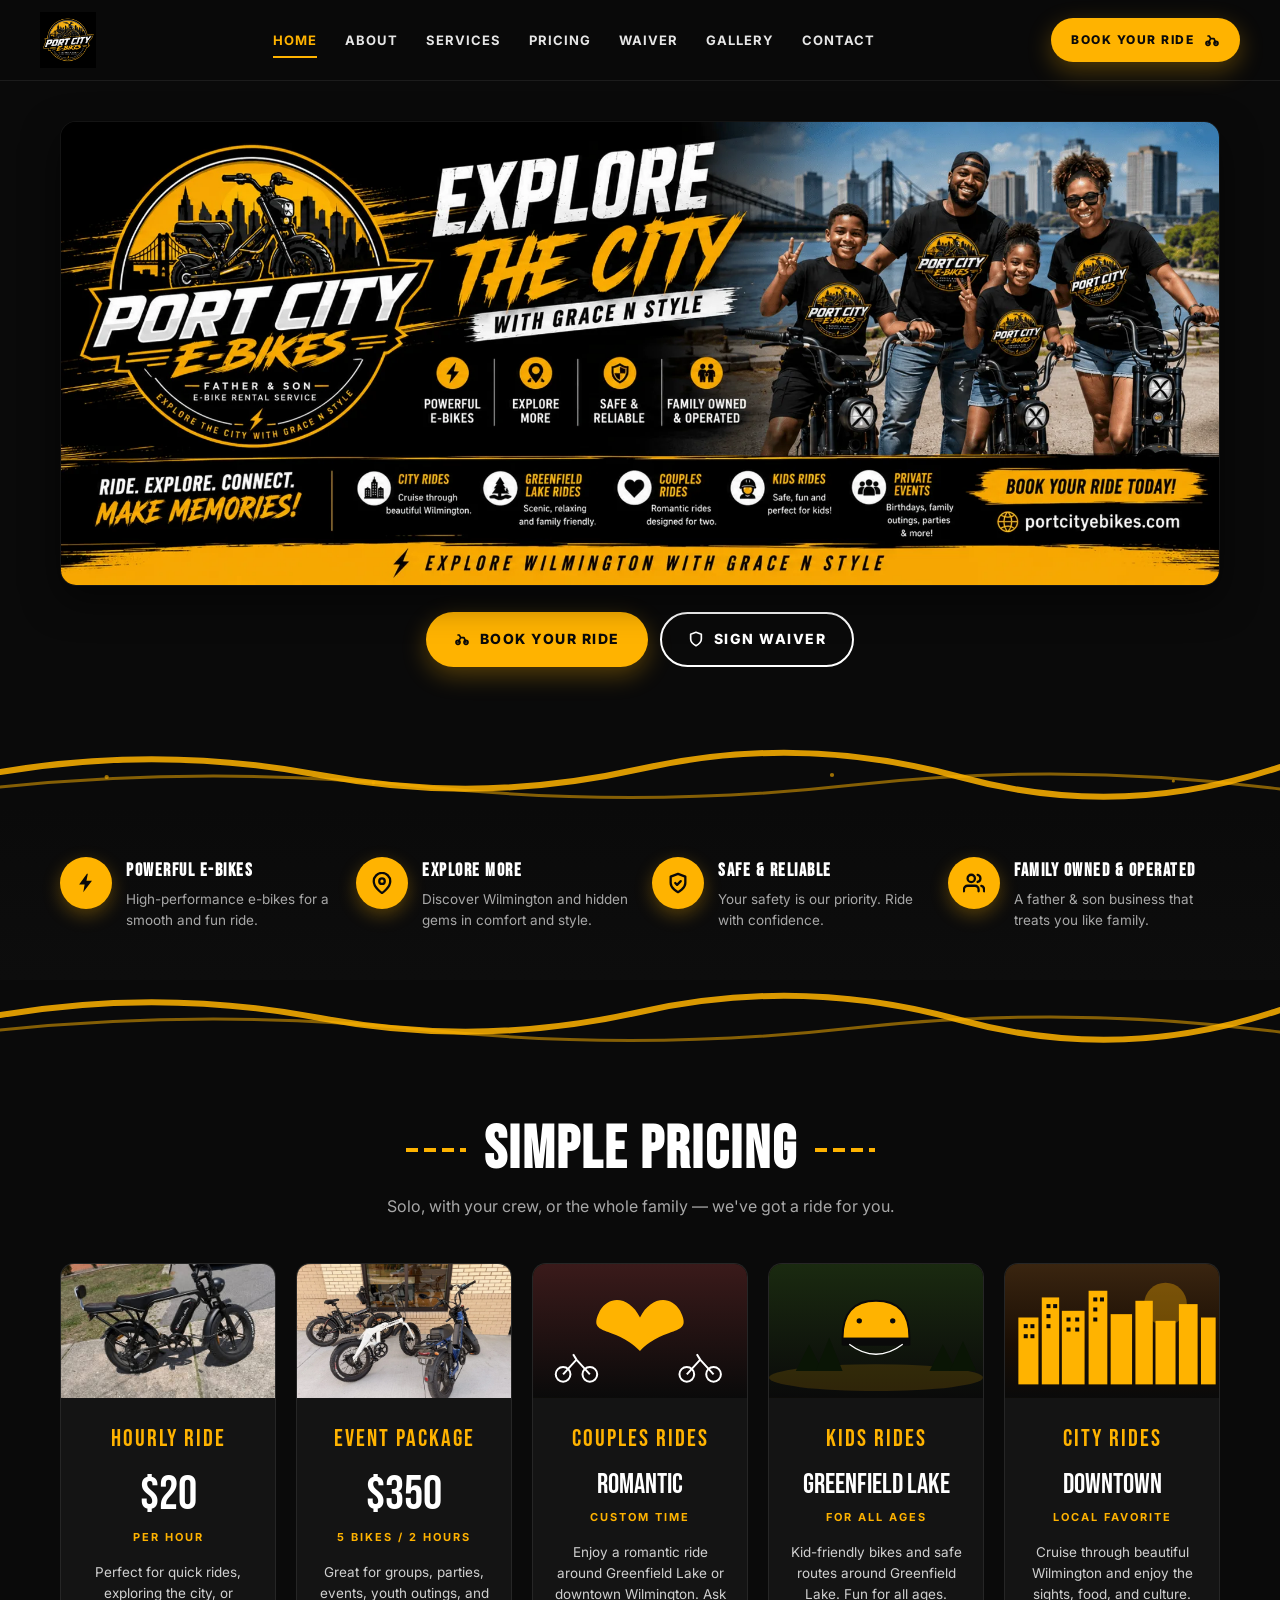
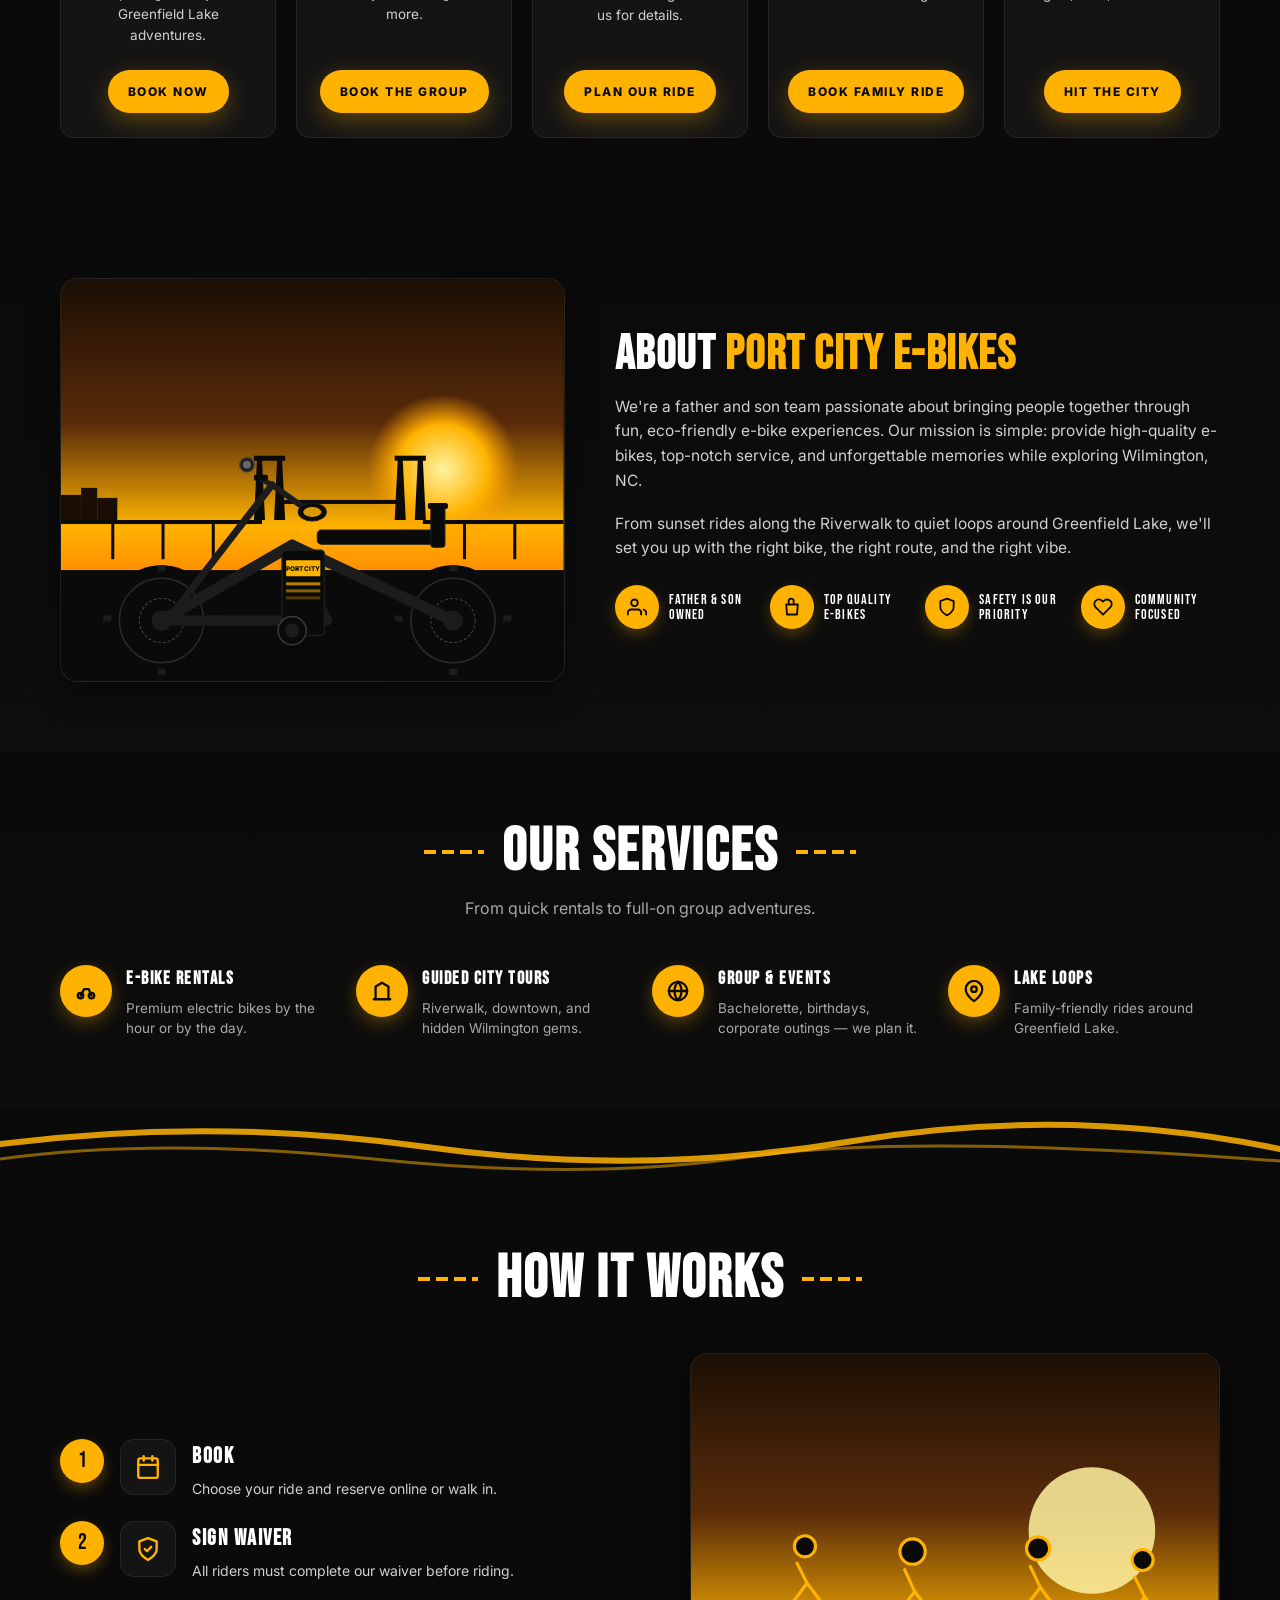
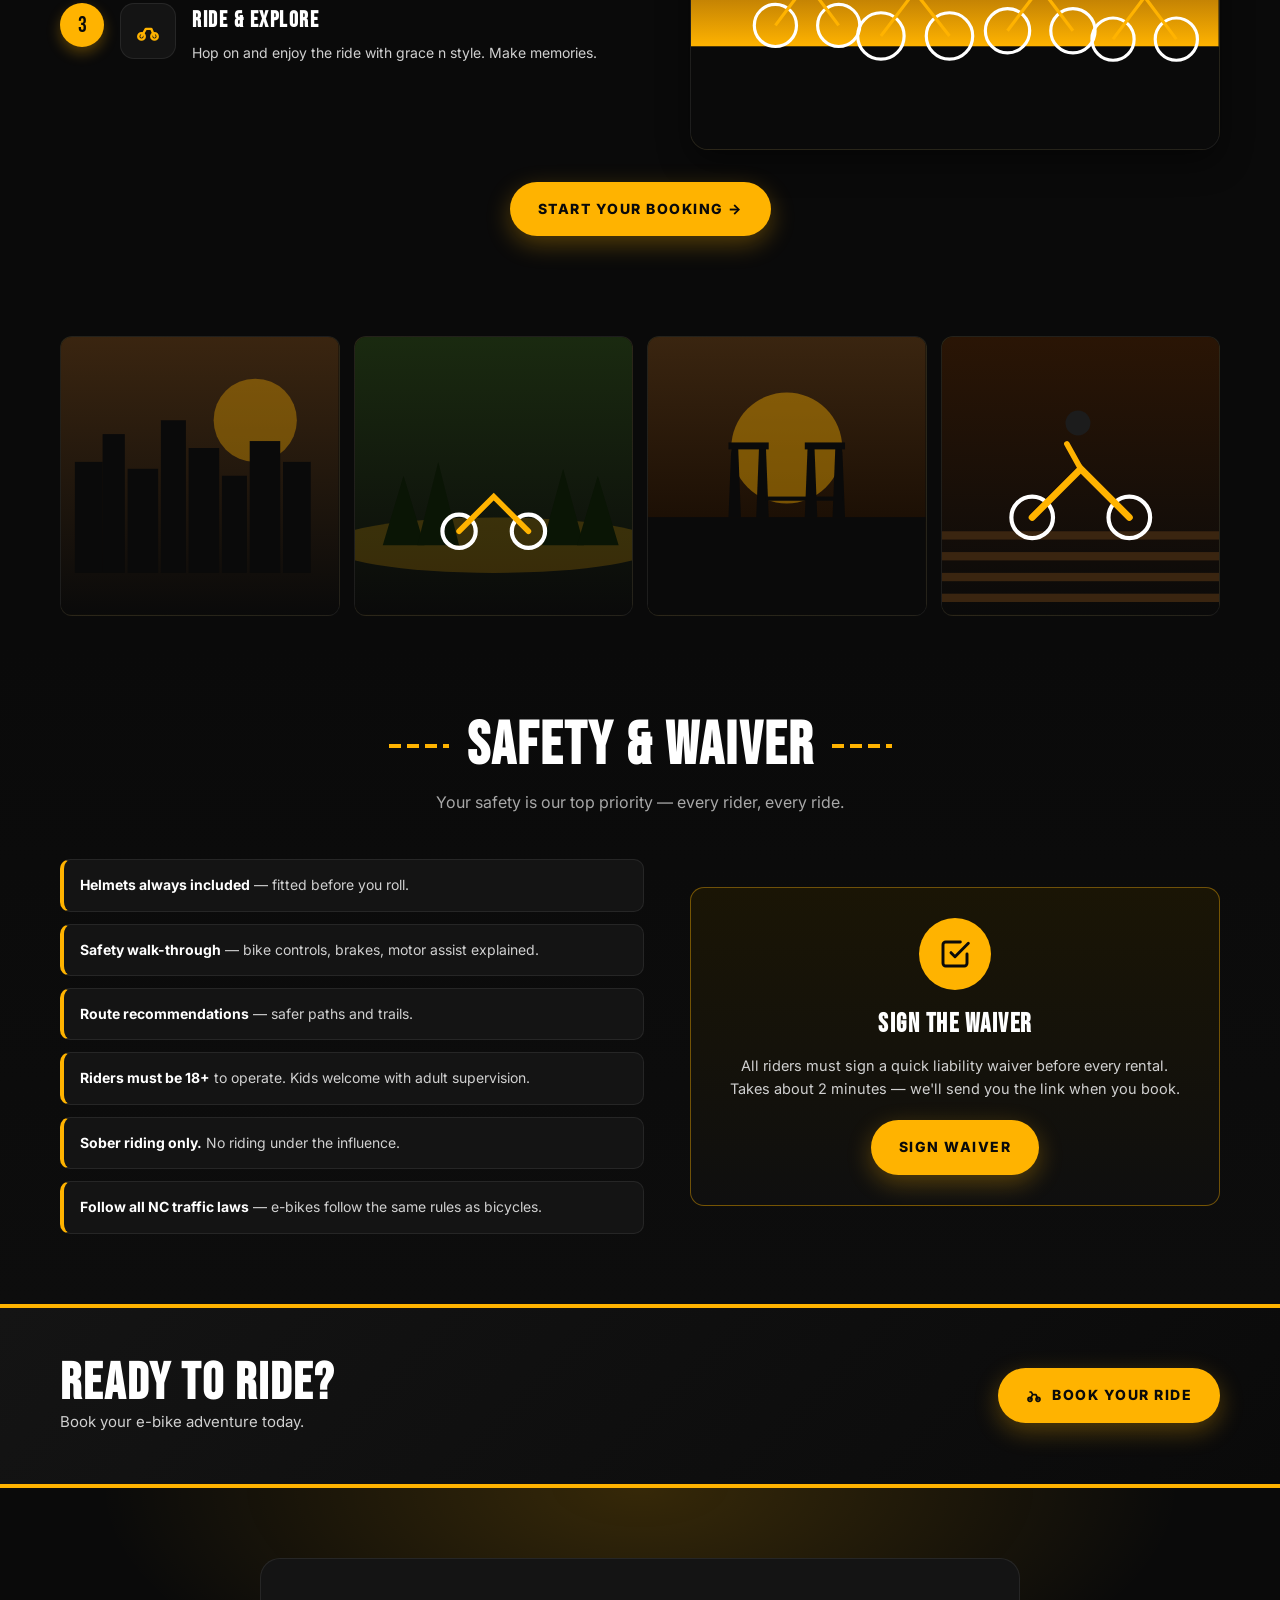
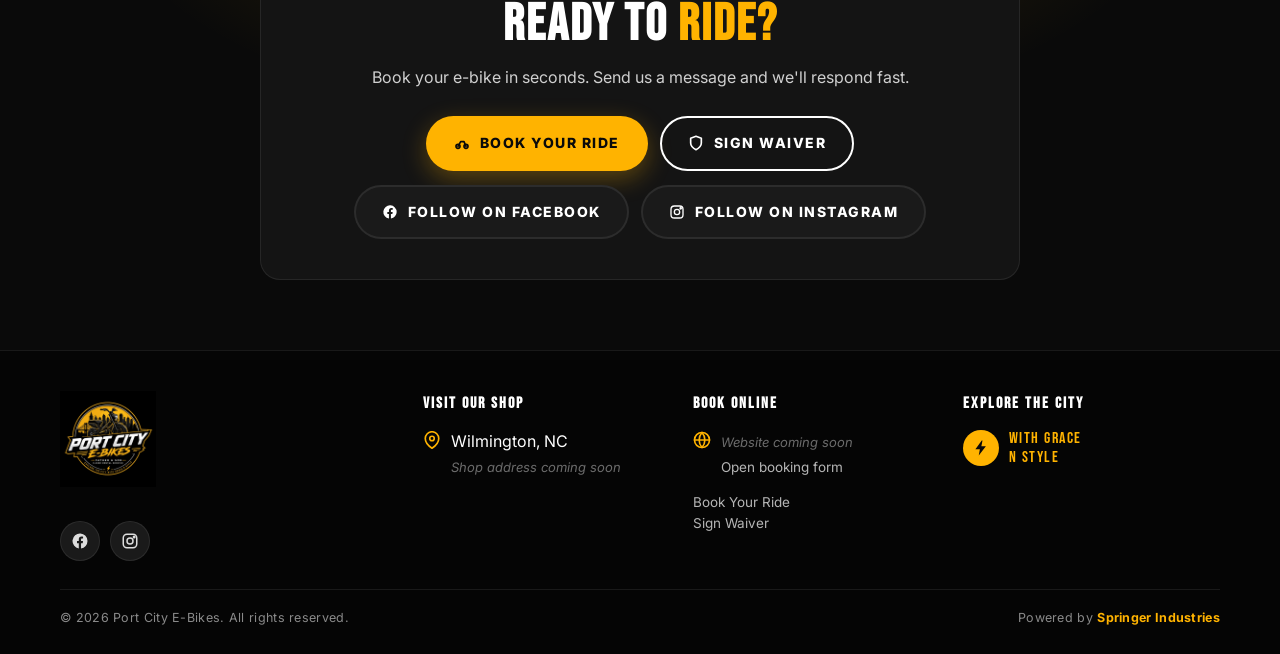
<file: index.html>
<!DOCTYPE html>
<html lang="en">
<head>
<meta charset="UTF-8" />
<meta name="viewport" content="width=device-width, initial-scale=1.0" />
<meta name="description" content="Port City E-Bikes — Father-and-son e-bike rentals in Wilmington, NC. Explore the city with grace n style." />
<meta name="theme-color" content="#0a0a0a" />
<title>Port City E-Bikes | Wilmington, NC E-Bike Rentals</title>

<link rel="preconnect" href="https://fonts.googleapis.com">
<link rel="preconnect" href="https://fonts.gstatic.com" crossorigin>
<link rel="stylesheet" href="/styles.css">
<link href="https://fonts.googleapis.com/css2?family=Bebas+Neue&family=Inter:wght@400;500;600;700;800;900&family=Caveat:wght@600;700&display=swap" rel="stylesheet">

</head>
<body>

<!-- ============ HEADER / NAV ============ -->
<header class="nav">
  <div class="container nav-inner">
    <a href="#home" class="logo" aria-label="Port City E-Bikes home">
      <picture>
        <source srcset="logo.webp" type="image/webp">
        <img src="logo.png" alt="Port City E-Bikes" width="800" height="800" fetchpriority="high"/>
      </picture>
    </a>

    <nav class="nav-links" aria-label="Primary">
      <a href="#home" class="active">Home</a>
      <a href="#about">About</a>
      <a href="#services">Services</a>
      <a href="#pricing">Pricing</a>
      <a href="/waiver">Waiver</a>
      <a href="#gallery">Gallery</a>
      <a href="#contact">Contact</a>
    </nav>

    <a href="/booking" class="btn btn-primary btn-sm nav-cta">
      Book Your Ride
      <svg width="16" height="16" viewBox="0 0 24 24" fill="none" stroke="currentColor" stroke-width="2.5" stroke-linecap="round" stroke-linejoin="round" aria-hidden="true">
        <circle cx="6" cy="17" r="3"/><circle cx="18" cy="17" r="3"/>
        <path d="M6 17l4-7h5l3 7M10 10l-2-4H6"/>
      </svg>
    </a>

    <button class="menu-btn" id="menuBtn" aria-label="Open menu" aria-expanded="false" aria-controls="mobileMenu">☰</button>
  </div>
  <div class="mobile-menu" id="mobileMenu">
    <a href="#home">Home</a>
    <a href="#about">About</a>
    <a href="#services">Services</a>
    <a href="#pricing">Pricing</a>
    <a href="/waiver">Waiver</a>
    <a href="#gallery">Gallery</a>
    <a href="#contact">Contact</a>
    <a href="/booking" style="color: var(--yellow);">Book Your Ride →</a>
  </div>
</header>

<!-- ============ HERO ============ -->
<section class="hero" id="home">
  <div class="container">
    <h1 class="visually-hidden">Port City E-Bikes — Explore Wilmington with grace n style. Father &amp; son e-bike rental service.</h1>
    <div class="hero-banner reveal">
      <picture>
        <source srcset="banner.webp" type="image/webp">
        <img src="banner.png" alt="Port City E-Bikes — Explore the city with grace n style. Powerful e-bikes, family owned. City Rides, Greenfield Lake Rides, Couples Rides, Kids Rides, Private Events." width="1983" height="793" fetchpriority="high" decoding="async"/>
      </picture>
    </div>
    <div class="hero-ctas reveal">
      <a href="/booking" class="btn btn-primary">
        <svg width="16" height="16" viewBox="0 0 24 24" fill="none" stroke="currentColor" stroke-width="2.5" stroke-linecap="round" stroke-linejoin="round" aria-hidden="true">
          <circle cx="6" cy="17" r="3"/><circle cx="18" cy="17" r="3"/>
          <path d="M6 17l4-7h5l3 7M10 10l-2-4H6"/>
        </svg>
        Book Your Ride
      </a>
      <a href="/waiver" class="btn btn-outline">
        <svg width="16" height="16" viewBox="0 0 24 24" fill="none" stroke="currentColor" stroke-width="2.5" stroke-linecap="round" stroke-linejoin="round" aria-hidden="true">
          <path d="M12 22s8-4 8-10V5l-8-3-8 3v7c0 6 8 10 8 10z"/>
        </svg>
        Sign Waiver
      </a>
    </div>
  </div>
</section>

<!-- brush divider -->
<div class="brush" aria-hidden="true">
  <svg viewBox="0 0 1200 70" xmlns="http://www.w3.org/2000/svg" preserveAspectRatio="none">
    <path d="M0 35 Q 150 8 300 38 T 600 32 T 900 40 T 1200 30" stroke="#ffb300" stroke-width="6" stroke-linecap="round" fill="none" opacity="0.85"/>
    <path d="M0 50 Q 200 28 400 50 T 800 48 T 1200 52" stroke="#ffb300" stroke-width="3" stroke-linecap="round" fill="none" opacity="0.5"/>
    <g fill="#ffb300" opacity="0.6">
      <circle cx="100" cy="40" r="2"/>
      <circle cx="350" cy="46" r="1.5"/>
      <circle cx="780" cy="38" r="2"/>
      <circle cx="1100" cy="44" r="1.5"/>
    </g>
  </svg>
</div>

<!-- ============ FEATURES STRIP ============ -->
<section class="features" aria-label="What sets us apart">
  <div class="container">
    <div class="features-grid">
      <div class="feature reveal">
        <div class="feature-icon">
          <svg width="22" height="22" viewBox="0 0 24 24" fill="currentColor" aria-hidden="true"><path d="M13 2L4.5 13.5h6L9 22l9.5-12.5h-6L14 2z"/></svg>
        </div>
        <div>
          <h3>Powerful E-Bikes</h3>
          <p>High-performance e-bikes for a smooth and fun ride.</p>
        </div>
      </div>

      <div class="feature reveal">
        <div class="feature-icon">
          <svg width="22" height="22" viewBox="0 0 24 24" fill="none" stroke="currentColor" stroke-width="2.5" stroke-linecap="round" stroke-linejoin="round" aria-hidden="true"><path d="M21 10c0 7-9 13-9 13s-9-6-9-13a9 9 0 0 1 18 0z"/><circle cx="12" cy="10" r="3"/></svg>
        </div>
        <div>
          <h3>Explore More</h3>
          <p>Discover Wilmington and hidden gems in comfort and style.</p>
        </div>
      </div>

      <div class="feature reveal">
        <div class="feature-icon">
          <svg width="22" height="22" viewBox="0 0 24 24" fill="none" stroke="currentColor" stroke-width="2.5" stroke-linecap="round" stroke-linejoin="round" aria-hidden="true"><path d="M12 22s8-4 8-10V5l-8-3-8 3v7c0 6 8 10 8 10z"/><path d="M9 12l2 2 4-4"/></svg>
        </div>
        <div>
          <h3>Safe &amp; Reliable</h3>
          <p>Your safety is our priority. Ride with confidence.</p>
        </div>
      </div>

      <div class="feature reveal">
        <div class="feature-icon">
          <svg width="22" height="22" viewBox="0 0 24 24" fill="none" stroke="currentColor" stroke-width="2.5" stroke-linecap="round" stroke-linejoin="round" aria-hidden="true"><path d="M17 21v-2a4 4 0 0 0-4-4H5a4 4 0 0 0-4 4v2"/><circle cx="9" cy="7" r="4"/><path d="M23 21v-2a4 4 0 0 0-3-3.87M16 3.13a4 4 0 0 1 0 7.75"/></svg>
        </div>
        <div>
          <h3>Family Owned &amp; Operated</h3>
          <p>A father &amp; son business that treats you like family.</p>
        </div>
      </div>
    </div>
  </div>
</section>

<!-- brush divider -->
<div class="brush" aria-hidden="true">
  <svg viewBox="0 0 1200 70" xmlns="http://www.w3.org/2000/svg" preserveAspectRatio="none">
    <path d="M0 35 Q 150 8 300 38 T 600 32 T 900 40 T 1200 30" stroke="#ffb300" stroke-width="6" stroke-linecap="round" fill="none" opacity="0.85"/>
    <path d="M0 50 Q 200 28 400 50 T 800 48 T 1200 52" stroke="#ffb300" stroke-width="3" stroke-linecap="round" fill="none" opacity="0.5"/>
  </svg>
</div>

<!-- ============ PRICING ============ -->
<section id="pricing">
  <div class="container">
    <div class="section-head reveal">
      <h2 class="section-title with-stripes">Simple Pricing</h2>
      <p class="section-sub">Solo, with your crew, or the whole family — we've got a ride for you.</p>
    </div>

    <div class="pricing-grid">
      <!-- HOURLY -->
      <div class="price-card reveal">
        <div class="price-media">
          <img src="IMG_4611.jpeg" alt="Port City fat-tire e-bike" loading="lazy" decoding="async" style="width:100%;height:100%;object-fit:cover;object-position:center;"/>
        </div>
        <div class="price-body">
          <div class="price-name">Hourly Ride</div>
          <div class="price-amount">$20</div>
          <div class="price-unit">Per Hour</div>
          <p class="price-desc">Perfect for quick rides, exploring the city, or Greenfield Lake adventures.</p>
          <a href="/booking?ride=hourly" class="btn btn-primary btn-sm price-cta">Book Now</a>
        </div>
      </div>

      <!-- EVENT PACKAGE -->
      <div class="price-card reveal">
        <div class="price-media">
          <picture>
            <source srcset="/bikes-group.webp" type="image/webp">
            <img src="/bikes-group.jpg" alt="Three Port City e-bikes parked together for a group ride" loading="lazy" decoding="async" style="width:100%;height:100%;object-fit:cover;object-position:center;"/>
          </picture>
        </div>
        <div class="price-body">
          <div class="price-name">Event Package</div>
          <div class="price-amount">$350</div>
          <div class="price-unit">5 Bikes / 2 Hours</div>
          <p class="price-desc">Great for groups, parties, events, youth outings, and more.</p>
          <a href="/booking?ride=event" class="btn btn-primary btn-sm price-cta">Book the Group</a>
        </div>
      </div>

      <!-- COUPLES -->
      <div class="price-card reveal">
        <div class="price-media">
          <svg viewBox="0 0 320 200" xmlns="http://www.w3.org/2000/svg" preserveAspectRatio="xMidYMid slice">
            <defs>
              <linearGradient id="pc3" x1="0" x2="0" y1="0" y2="1">
                <stop offset="0" stop-color="#3a1a1a"/><stop offset="1" stop-color="#0a0a0a"/>
              </linearGradient>
            </defs>
            <rect width="320" height="200" fill="url(#pc3)"/>
            <!-- heart -->
            <path d="M160 130 C 120 90, 80 110, 100 70 C 115 45, 145 50, 160 80 C 175 50, 205 45, 220 70 C 240 110, 200 90, 160 130 Z" fill="#ffb300"/>
            <!-- two bike silhouettes -->
            <g fill="none" stroke="#fff" stroke-width="3">
              <g transform="translate(35,145)">
                <circle cx="10" cy="20" r="11"/>
                <circle cx="50" cy="20" r="11"/>
                <path d="M10 20 L30 -2 L50 20 M30 -2 L25 -10"/>
              </g>
              <g transform="translate(220,145)">
                <circle cx="10" cy="20" r="11"/>
                <circle cx="50" cy="20" r="11"/>
                <path d="M10 20 L30 -2 L50 20 M30 -2 L25 -10"/>
              </g>
            </g>
          </svg>
        </div>
        <div class="price-body">
          <div class="price-name">Couples Rides</div>
          <div class="price-amount small">Romantic</div>
          <div class="price-unit">Custom Time</div>
          <p class="price-desc">Enjoy a romantic ride around Greenfield Lake or downtown Wilmington. Ask us for details.</p>
          <a href="/booking?ride=couples" class="btn btn-primary btn-sm price-cta">Plan Our Ride</a>
        </div>
      </div>

      <!-- KIDS -->
      <div class="price-card reveal">
        <div class="price-media">
          <svg viewBox="0 0 320 200" xmlns="http://www.w3.org/2000/svg" preserveAspectRatio="xMidYMid slice">
            <defs>
              <linearGradient id="pc4" x1="0" x2="0" y1="0" y2="1">
                <stop offset="0" stop-color="#1a2a10"/><stop offset="1" stop-color="#0a0a0a"/>
              </linearGradient>
            </defs>
            <rect width="320" height="200" fill="url(#pc4)"/>
            <!-- lake reflection -->
            <ellipse cx="160" cy="170" rx="160" ry="20" fill="rgba(255,179,0,0.15)"/>
            <!-- trees -->
            <g fill="#0a1505">
              <polygon points="40,160 60,120 80,160"/>
              <polygon points="70,160 90,110 110,160"/>
              <polygon points="240,160 260,120 280,160"/>
              <polygon points="270,160 290,115 310,160"/>
            </g>
            <!-- big helmet -->
            <g transform="translate(160,90)">
              <path d="M-50 20 Q-50 -35 0 -35 Q 50 -35 50 20 L 50 30 L-50 30 Z" fill="#ffb300" stroke="#0a0a0a" stroke-width="3"/>
              <rect x="-50" y="20" width="100" height="12" fill="#0a0a0a"/>
              <circle cx="-25" cy="-5" r="4" fill="#0a0a0a"/>
              <circle cx="25" cy="-5" r="4" fill="#0a0a0a"/>
              <!-- chin strap -->
              <path d="M-40 30 Q 0 60 40 30" stroke="#fff" stroke-width="2" fill="none"/>
            </g>
          </svg>
        </div>
        <div class="price-body">
          <div class="price-name">Kids Rides</div>
          <div class="price-amount small">Greenfield Lake</div>
          <div class="price-unit">For All Ages</div>
          <p class="price-desc">Kid-friendly bikes and safe routes around Greenfield Lake. Fun for all ages.</p>
          <a href="/booking?ride=kids" class="btn btn-primary btn-sm price-cta">Book Family Ride</a>
        </div>
      </div>

      <!-- CITY -->
      <div class="price-card reveal">
        <div class="price-media">
          <svg viewBox="0 0 320 200" xmlns="http://www.w3.org/2000/svg" preserveAspectRatio="xMidYMid slice">
            <defs>
              <linearGradient id="pc5" x1="0" x2="0" y1="0" y2="1">
                <stop offset="0" stop-color="#3a2510"/><stop offset="0.6" stop-color="#1a0e04"/><stop offset="1" stop-color="#0a0a0a"/>
              </linearGradient>
            </defs>
            <rect width="320" height="200" fill="url(#pc5)"/>
            <circle cx="240" cy="60" r="32" fill="rgba(255,179,0,0.35)"/>
            <!-- buildings -->
            <g fill="#ffb300">
              <rect x="20" y="80" width="30" height="100"/>
              <rect x="55" y="50" width="26" height="130"/>
              <rect x="85" y="70" width="34" height="110"/>
              <rect x="125" y="40" width="28" height="140"/>
              <rect x="158" y="75" width="32" height="105"/>
              <rect x="195" y="55" width="26" height="125"/>
              <rect x="225" y="85" width="30" height="95"/>
              <rect x="260" y="60" width="28" height="120"/>
              <rect x="293" y="80" width="22" height="100"/>
            </g>
            <!-- windows -->
            <g fill="#0a0a0a">
              <rect x="28" y="90" width="6" height="6"/>
              <rect x="38" y="90" width="6" height="6"/>
              <rect x="28" y="105" width="6" height="6"/>
              <rect x="38" y="105" width="6" height="6"/>
              <rect x="62" y="60" width="6" height="6"/>
              <rect x="72" y="60" width="6" height="6"/>
              <rect x="62" y="75" width="6" height="6"/>
              <rect x="62" y="90" width="6" height="6"/>
              <rect x="92" y="80" width="6" height="6"/>
              <rect x="105" y="80" width="6" height="6"/>
              <rect x="92" y="95" width="6" height="6"/>
              <rect x="105" y="95" width="6" height="6"/>
              <rect x="132" y="50" width="6" height="6"/>
              <rect x="142" y="50" width="6" height="6"/>
              <rect x="132" y="65" width="6" height="6"/>
              <rect x="132" y="80" width="6" height="6"/>
            </g>
          </svg>
        </div>
        <div class="price-body">
          <div class="price-name">City Rides</div>
          <div class="price-amount small">Downtown</div>
          <div class="price-unit">Local Favorite</div>
          <p class="price-desc">Cruise through beautiful Wilmington and enjoy the sights, food, and culture.</p>
          <a href="/booking?ride=city" class="btn btn-primary btn-sm price-cta">Hit the City</a>
        </div>
      </div>
    </div>
  </div>
</section>

<!-- ============ ABOUT ============ -->
<section id="about">
  <div class="container about-grid">
    <div class="about-media reveal" aria-hidden="true">
      <!-- Bike at sunset with bridge — replace with real photo when ready -->
      <svg viewBox="0 0 500 400" xmlns="http://www.w3.org/2000/svg" preserveAspectRatio="xMidYMid slice">
        <defs>
          <linearGradient id="aboutSky" x1="0" x2="0" y1="0" y2="1">
            <stop offset="0" stop-color="#1a0e04"/>
            <stop offset="0.5" stop-color="#5a2c0a"/>
            <stop offset="0.85" stop-color="#ffb300"/>
            <stop offset="1" stop-color="#ff9000"/>
          </linearGradient>
          <radialGradient id="aboutSun" cx="0.5" cy="0.5" r="0.5">
            <stop offset="0" stop-color="#fff3a0"/>
            <stop offset="0.6" stop-color="#ffb300"/>
            <stop offset="1" stop-color="rgba(255,150,0,0)"/>
          </radialGradient>
        </defs>
        <rect width="500" height="290" fill="url(#aboutSky)"/>
        <circle cx="380" cy="190" r="75" fill="url(#aboutSun)"/>
        <!-- bridge -->
        <g fill="#0a0a0a">
          <rect x="0" y="240" width="200" height="4"/>
          <rect x="50" y="244" width="3" height="35"/>
          <rect x="100" y="244" width="3" height="35"/>
          <rect x="150" y="244" width="3" height="35"/>
          <polygon points="195,180 200,180 203,240 192,240"/>
          <polygon points="215,180 220,180 223,240 212,240"/>
          <rect x="192" y="176" width="31" height="5"/>
          <rect x="220" y="220" width="120" height="4"/>
          <polygon points="335,180 340,180 343,240 332,240"/>
          <polygon points="355,180 360,180 363,240 352,240"/>
          <rect x="332" y="176" width="31" height="5"/>
          <rect x="360" y="240" width="140" height="4"/>
          <rect x="400" y="244" width="3" height="35"/>
          <rect x="450" y="244" width="3" height="35"/>
        </g>
        <!-- skyline distant -->
        <g fill="#1a0e04">
          <rect x="0" y="215" width="20" height="25"/>
          <rect x="20" y="208" width="16" height="32"/>
          <rect x="36" y="218" width="20" height="22"/>
        </g>
        <!-- ground -->
        <rect x="0" y="290" width="500" height="110" fill="#0a0a0a"/>
        <!-- Port City fat-tire cruiser in foreground -->
        <g transform="translate(50,170)">
          <!-- fat tires -->
          <circle cx="50" cy="170" r="55" fill="#0a0a0a"/>
          <circle cx="50" cy="170" r="42" fill="none" stroke="#2a2a2a" stroke-width="1.5"/>
          <circle cx="50" cy="170" r="10" fill="#1c1c1c"/>
          <circle cx="50" cy="170" r="22" fill="none" stroke="#444" stroke-width="1" stroke-dasharray="3 2"/>
          <g fill="#1c1c1c">
            <rect x="46" y="115" width="8" height="6"/>
            <rect x="100" y="165" width="8" height="6"/>
            <rect x="46" y="218" width="8" height="6"/>
            <rect x="-8" y="165" width="8" height="6"/>
          </g>
          <circle cx="340" cy="170" r="55" fill="#0a0a0a"/>
          <circle cx="340" cy="170" r="42" fill="none" stroke="#2a2a2a" stroke-width="1.5"/>
          <circle cx="340" cy="170" r="10" fill="#1c1c1c"/>
          <circle cx="340" cy="170" r="22" fill="none" stroke="#444" stroke-width="1" stroke-dasharray="3 2"/>
          <g fill="#1c1c1c">
            <rect x="336" y="115" width="8" height="6"/>
            <rect x="390" y="165" width="8" height="6"/>
            <rect x="336" y="218" width="8" height="6"/>
            <rect x="282" y="165" width="8" height="6"/>
          </g>
          <!-- black frame -->
          <path d="M50 170 L180 95" stroke="#1c1c1c" stroke-width="11" fill="none" stroke-linecap="round"/>
          <path d="M180 95 L340 170" stroke="#1c1c1c" stroke-width="11" fill="none" stroke-linecap="round"/>
          <path d="M180 95 L215 170" stroke="#1c1c1c" stroke-width="9" fill="none" stroke-linecap="round"/>
          <path d="M50 170 L215 170" stroke="#1c1c1c" stroke-width="10" fill="none" stroke-linecap="round"/>
          <!-- branded battery -->
          <rect x="170" y="100" width="42" height="85" rx="4" fill="#0a0a0a" stroke="#1c1c1c" stroke-width="1.5"/>
          <rect x="174" y="110" width="34" height="16" fill="#ffb300" rx="1"/>
          <text x="191" y="121" text-anchor="middle" font-family="Inter, sans-serif" font-size="6.5" font-weight="800" fill="#0a0a0a">PORT CITY</text>
          <rect x="174" y="132" width="34" height="3" fill="#ffb300" opacity="0.7"/>
          <rect x="174" y="139" width="34" height="3" fill="#ffb300" opacity="0.5"/>
          <rect x="174" y="146" width="34" height="3" fill="#ffb300" opacity="0.3"/>
          <!-- long flat seat with backrest -->
          <rect x="205" y="80" width="120" height="14" rx="4" fill="#0a0a0a" stroke="#1c1c1c" stroke-width="1"/>
          <rect x="318" y="55" width="14" height="42" rx="3" fill="#0a0a0a" stroke="#1c1c1c" stroke-width="1"/>
          <rect x="315" y="53" width="20" height="6" rx="2" fill="#0a0a0a"/>
          <!-- handlebar -->
          <path d="M160 35 L195 60" stroke="#1c1c1c" stroke-width="6" fill="none" stroke-linecap="round"/>
          <path d="M160 35 L150 30 L145 27" stroke="#1c1c1c" stroke-width="5" fill="none" stroke-linecap="round"/>
          <rect x="142" y="25" width="14" height="6" rx="2" fill="#0a0a0a"/>
          <!-- mirror -->
          <circle cx="135" cy="15" r="7" fill="#1c1c1c" stroke="#3a3a3a" stroke-width="1.5"/>
          <circle cx="135" cy="15" r="4" fill="#666"/>
          <!-- headlight -->
          <ellipse cx="200" cy="62" rx="14" ry="9" fill="#0a0a0a" stroke="#1c1c1c" stroke-width="1"/>
          <ellipse cx="200" cy="62" rx="9" ry="5" fill="#ffb300" opacity="0.85"/>
          <!-- chainring -->
          <circle cx="180" cy="180" r="14" fill="#0a0a0a" stroke="#3a3a3a" stroke-width="1.5"/>
          <circle cx="180" cy="180" r="7" fill="#1c1c1c"/>
          <!-- front fork -->
          <path d="M160 35 L62 162" stroke="#1c1c1c" stroke-width="7" fill="none" stroke-linecap="round"/>
        </g>
      </svg>
    </div>

    <div class="about-content reveal">
      <h2>About <span class="y">Port City E-Bikes</span></h2>
      <p>
        We're a father and son team passionate about bringing people together through fun,
        eco-friendly e-bike experiences. Our mission is simple: provide high-quality e-bikes,
        top-notch service, and unforgettable memories while exploring Wilmington, NC.
      </p>
      <p>
        From sunset rides along the Riverwalk to quiet loops around Greenfield Lake, we'll
        set you up with the right bike, the right route, and the right vibe.
      </p>

      <div class="about-features">
        <div class="about-feature">
          <div class="ic">
            <svg width="20" height="20" viewBox="0 0 24 24" fill="none" stroke="currentColor" stroke-width="2.2" stroke-linecap="round" stroke-linejoin="round" aria-hidden="true"><path d="M17 21v-2a4 4 0 0 0-4-4H5a4 4 0 0 0-4 4v2"/><circle cx="9" cy="7" r="4"/><path d="M23 21v-2a4 4 0 0 0-3-3.87"/></svg>
          </div>
          <div class="lbl">Father &amp; Son<br/>Owned</div>
        </div>
        <div class="about-feature">
          <div class="ic">
            <svg width="20" height="20" viewBox="0 0 24 24" fill="none" stroke="currentColor" stroke-width="2.2" stroke-linecap="round" stroke-linejoin="round" aria-hidden="true"><path d="M14 9V5a3 3 0 0 0-6 0v4M5 9h14l-1 12H6L5 9z"/></svg>
          </div>
          <div class="lbl">Top Quality<br/>E-Bikes</div>
        </div>
        <div class="about-feature">
          <div class="ic">
            <svg width="20" height="20" viewBox="0 0 24 24" fill="none" stroke="currentColor" stroke-width="2.2" stroke-linecap="round" stroke-linejoin="round" aria-hidden="true"><path d="M12 22s8-4 8-10V5l-8-3-8 3v7c0 6 8 10 8 10z"/></svg>
          </div>
          <div class="lbl">Safety Is Our<br/>Priority</div>
        </div>
        <div class="about-feature">
          <div class="ic">
            <svg width="20" height="20" viewBox="0 0 24 24" fill="none" stroke="currentColor" stroke-width="2.2" stroke-linecap="round" stroke-linejoin="round" aria-hidden="true"><path d="M20.84 4.61a5.5 5.5 0 0 0-7.78 0L12 5.67l-1.06-1.06a5.5 5.5 0 0 0-7.78 7.78l1.06 1.06L12 21.23l7.78-7.78 1.06-1.06a5.5 5.5 0 0 0 0-7.78z"/></svg>
          </div>
          <div class="lbl">Community<br/>Focused</div>
        </div>
      </div>
    </div>
  </div>
</section>

<!-- ============ SERVICES (compact) ============ -->
<section id="services" style="background: linear-gradient(180deg, #0a0a0a, #0d0d0d);">
  <div class="container">
    <div class="section-head reveal">
      <h2 class="section-title with-stripes">Our Services</h2>
      <p class="section-sub">From quick rentals to full-on group adventures.</p>
    </div>

    <div class="features-grid">
      <div class="feature reveal">
        <div class="feature-icon">
          <svg width="22" height="22" viewBox="0 0 24 24" fill="none" stroke="currentColor" stroke-width="2.5" stroke-linecap="round" stroke-linejoin="round" aria-hidden="true"><circle cx="6" cy="17" r="3"/><circle cx="18" cy="17" r="3"/><path d="M6 17l4-7h5l3 7"/></svg>
        </div>
        <div>
          <h3>E-Bike Rentals</h3>
          <p>Premium electric bikes by the hour or by the day.</p>
        </div>
      </div>
      <div class="feature reveal">
        <div class="feature-icon">
          <svg width="22" height="22" viewBox="0 0 24 24" fill="none" stroke="currentColor" stroke-width="2.5" stroke-linecap="round" stroke-linejoin="round" aria-hidden="true"><path d="M3 21h18M5 21V7l7-4 7 4v14"/></svg>
        </div>
        <div>
          <h3>Guided City Tours</h3>
          <p>Riverwalk, downtown, and hidden Wilmington gems.</p>
        </div>
      </div>
      <div class="feature reveal">
        <div class="feature-icon">
          <svg width="22" height="22" viewBox="0 0 24 24" fill="none" stroke="currentColor" stroke-width="2.5" stroke-linecap="round" stroke-linejoin="round" aria-hidden="true"><circle cx="12" cy="12" r="10"/><path d="M2 12h20M12 2a15 15 0 0 1 0 20M12 2a15 15 0 0 0 0 20"/></svg>
        </div>
        <div>
          <h3>Group &amp; Events</h3>
          <p>Bachelorette, birthdays, corporate outings — we plan it.</p>
        </div>
      </div>
      <div class="feature reveal">
        <div class="feature-icon">
          <svg width="22" height="22" viewBox="0 0 24 24" fill="none" stroke="currentColor" stroke-width="2.5" stroke-linecap="round" stroke-linejoin="round" aria-hidden="true"><path d="M21 10c0 7-9 13-9 13s-9-6-9-13a9 9 0 0 1 18 0z"/><circle cx="12" cy="10" r="3"/></svg>
        </div>
        <div>
          <h3>Lake Loops</h3>
          <p>Family-friendly rides around Greenfield Lake.</p>
        </div>
      </div>
    </div>
  </div>
</section>

<!-- brush divider -->
<div class="brush" aria-hidden="true">
  <svg viewBox="0 0 1200 70" xmlns="http://www.w3.org/2000/svg" preserveAspectRatio="none">
    <path d="M0 35 Q 200 8 400 38 T 800 32 T 1200 40" stroke="#ffb300" stroke-width="6" stroke-linecap="round" fill="none" opacity="0.85"/>
    <path d="M0 50 Q 150 28 350 50 T 700 48 T 1200 52" stroke="#ffb300" stroke-width="3" stroke-linecap="round" fill="none" opacity="0.5"/>
  </svg>
</div>

<!-- ============ HOW IT WORKS ============ -->
<section id="how">
  <div class="container">
    <div class="section-head reveal">
      <h2 class="section-title with-stripes">How It Works</h2>
    </div>

    <div class="how-grid">
      <div class="steps-row">
        <div class="step reveal">
          <div class="step-num">1</div>
          <div class="step-icon">
            <svg width="26" height="26" viewBox="0 0 24 24" fill="none" stroke="currentColor" stroke-width="2.2" stroke-linecap="round" stroke-linejoin="round" aria-hidden="true"><rect x="3" y="4" width="18" height="18" rx="2"/><line x1="16" y1="2" x2="16" y2="6"/><line x1="8" y1="2" x2="8" y2="6"/><line x1="3" y1="10" x2="21" y2="10"/></svg>
          </div>
          <div class="step-body">
            <h3>Book</h3>
            <p>Choose your ride and reserve online or walk in.</p>
          </div>
        </div>

        <div class="step reveal">
          <div class="step-num">2</div>
          <div class="step-icon">
            <svg width="26" height="26" viewBox="0 0 24 24" fill="none" stroke="currentColor" stroke-width="2.2" stroke-linecap="round" stroke-linejoin="round" aria-hidden="true"><path d="M12 22s8-4 8-10V5l-8-3-8 3v7c0 6 8 10 8 10z"/><path d="M9 12l2 2 4-4"/></svg>
          </div>
          <div class="step-body">
            <h3>Sign Waiver</h3>
            <p>All riders must complete our waiver before riding.</p>
          </div>
        </div>

        <div class="step reveal">
          <div class="step-num">3</div>
          <div class="step-icon">
            <svg width="26" height="26" viewBox="0 0 24 24" fill="none" stroke="currentColor" stroke-width="2.2" stroke-linecap="round" stroke-linejoin="round" aria-hidden="true"><circle cx="6" cy="17" r="3"/><circle cx="18" cy="17" r="3"/><path d="M6 17l4-7h5l3 7"/></svg>
          </div>
          <div class="step-body">
            <h3>Ride &amp; Explore</h3>
            <p>Hop on and enjoy the ride with grace n style. Make memories.</p>
          </div>
        </div>
      </div>

      <div class="how-media reveal" aria-hidden="true">
        <svg viewBox="0 0 500 380" xmlns="http://www.w3.org/2000/svg" preserveAspectRatio="xMidYMid slice">
          <defs>
            <linearGradient id="howSky" x1="0" x2="0" y1="0" y2="1">
              <stop offset="0" stop-color="#1a0e04"/>
              <stop offset="0.55" stop-color="#5a2c0a"/>
              <stop offset="1" stop-color="#ffb300"/>
            </linearGradient>
          </defs>
          <rect width="500" height="280" fill="url(#howSky)"/>
          <circle cx="380" cy="170" r="60" fill="rgba(255,243,160,0.85)"/>
          <!-- group of riders silhouettes -->
          <rect x="0" y="280" width="500" height="100" fill="#0a0a0a"/>
          <g fill="#0a0a0a" stroke="#ffb300" stroke-width="3">
            <g transform="translate(60,200)">
              <circle cx="20" cy="60" r="20" fill="none" stroke="#fff"/>
              <circle cx="80" cy="60" r="20" fill="none" stroke="#fff"/>
              <path d="M20 60 L50 20 L80 60" fill="none"/>
              <path d="M50 20 L40 0" fill="none"/>
              <circle cx="48" cy="-15" r="10" fill="#0a0a0a"/>
            </g>
            <g transform="translate(160,210)">
              <circle cx="20" cy="60" r="22" fill="none" stroke="#fff"/>
              <circle cx="85" cy="60" r="22" fill="none" stroke="#fff"/>
              <path d="M20 60 L52 18 L85 60" fill="none"/>
              <path d="M52 18 L42 -4" fill="none"/>
              <circle cx="50" cy="-20" r="12" fill="#0a0a0a"/>
            </g>
            <g transform="translate(280,205)">
              <circle cx="20" cy="60" r="21" fill="none" stroke="#fff"/>
              <circle cx="82" cy="60" r="21" fill="none" stroke="#fff"/>
              <path d="M20 60 L51 19 L82 60" fill="none"/>
              <path d="M51 19 L41 -2" fill="none"/>
              <circle cx="49" cy="-18" r="11" fill="#0a0a0a"/>
            </g>
            <g transform="translate(380,213)">
              <circle cx="20" cy="60" r="20" fill="none" stroke="#fff"/>
              <circle cx="80" cy="60" r="20" fill="none" stroke="#fff"/>
              <path d="M20 60 L50 20 L80 60" fill="none"/>
              <path d="M50 20 L40 0" fill="none"/>
              <circle cx="48" cy="-15" r="10" fill="#0a0a0a"/>
            </g>
          </g>
        </svg>
      </div>
    </div>

    <div style="text-align:center;margin-top:32px;" class="reveal">
      <a href="/booking" class="btn btn-primary">Start Your Booking →</a>
    </div>
  </div>
</section>

<!-- ============ GALLERY STRIP ============ -->
<section id="gallery" class="gallery" aria-label="Gallery">
  <div class="container">
    <div class="gallery-grid">
      <div class="gallery-item reveal">
        <svg viewBox="0 0 200 200" xmlns="http://www.w3.org/2000/svg" preserveAspectRatio="xMidYMid slice">
          <defs>
            <linearGradient id="g1" x1="0" x2="0" y1="0" y2="1">
              <stop offset="0" stop-color="#3a2510"/><stop offset="1" stop-color="#0a0a0a"/>
            </linearGradient>
          </defs>
          <rect width="200" height="200" fill="url(#g1)"/>
          <circle cx="140" cy="60" r="30" fill="rgba(255,179,0,0.35)"/>
          <g fill="#0a0a0a">
            <rect x="10" y="90" width="20" height="80"/>
            <rect x="30" y="70" width="16" height="100"/>
            <rect x="48" y="95" width="22" height="75"/>
            <rect x="72" y="60" width="18" height="110"/>
            <rect x="92" y="80" width="22" height="90"/>
            <rect x="116" y="100" width="18" height="70"/>
            <rect x="136" y="75" width="22" height="95"/>
            <rect x="160" y="90" width="20" height="80"/>
          </g>
        </svg>
      </div>
      <div class="gallery-item reveal">
        <svg viewBox="0 0 200 200" xmlns="http://www.w3.org/2000/svg" preserveAspectRatio="xMidYMid slice">
          <defs>
            <linearGradient id="g2" x1="0" x2="0" y1="0" y2="1">
              <stop offset="0" stop-color="#1a2a10"/><stop offset="1" stop-color="#0a0a0a"/>
            </linearGradient>
          </defs>
          <rect width="200" height="200" fill="url(#g2)"/>
          <ellipse cx="100" cy="150" rx="120" ry="20" fill="rgba(255,179,0,0.18)"/>
          <g fill="#0a1505">
            <polygon points="20,150 35,100 50,150"/>
            <polygon points="45,150 60,90 75,150"/>
            <polygon points="135,150 150,95 165,150"/>
            <polygon points="160,150 175,100 190,150"/>
          </g>
          <!-- bike -->
          <g transform="translate(60,110)">
            <circle cx="15" cy="30" r="12" fill="none" stroke="#fff" stroke-width="3"/>
            <circle cx="65" cy="30" r="12" fill="none" stroke="#fff" stroke-width="3"/>
            <path d="M15 30 L40 5 L65 30" stroke="#ffb300" stroke-width="4" fill="none" stroke-linecap="round"/>
          </g>
        </svg>
      </div>
      <div class="gallery-item reveal">
        <svg viewBox="0 0 200 200" xmlns="http://www.w3.org/2000/svg" preserveAspectRatio="xMidYMid slice">
          <defs>
            <linearGradient id="g3" x1="0" x2="0" y1="0" y2="1">
              <stop offset="0" stop-color="#3a2510"/><stop offset="0.7" stop-color="#1a0e04"/><stop offset="1" stop-color="#0a0a0a"/>
            </linearGradient>
          </defs>
          <rect width="200" height="200" fill="url(#g3)"/>
          <circle cx="100" cy="80" r="40" fill="rgba(255,179,0,0.4)"/>
          <!-- bridge silhouette -->
          <g fill="#0a0a0a">
            <rect x="0" y="130" width="200" height="3"/>
            <polygon points="60,80 65,80 67,130 58,130"/>
            <polygon points="80,80 85,80 87,130 78,130"/>
            <rect x="58" y="76" width="29" height="5"/>
            <polygon points="115,80 120,80 122,130 113,130"/>
            <polygon points="135,80 140,80 142,130 133,130"/>
            <rect x="113" y="76" width="29" height="5"/>
            <rect x="85" y="115" width="55" height="3"/>
          </g>
          <rect x="0" y="130" width="200" height="70" fill="#0a0a0a"/>
        </svg>
      </div>
      <div class="gallery-item reveal">
        <svg viewBox="0 0 200 200" xmlns="http://www.w3.org/2000/svg" preserveAspectRatio="xMidYMid slice">
          <defs>
            <linearGradient id="g4" x1="0" x2="0" y1="0" y2="1">
              <stop offset="0" stop-color="#2a1505"/><stop offset="1" stop-color="#0a0a0a"/>
            </linearGradient>
          </defs>
          <rect width="200" height="200" fill="url(#g4)"/>
          <!-- riverwalk planks -->
          <g fill="#3a2510">
            <rect x="0" y="140" width="200" height="6"/>
            <rect x="0" y="155" width="200" height="6"/>
            <rect x="0" y="170" width="200" height="6"/>
            <rect x="0" y="185" width="200" height="6"/>
          </g>
          <!-- bike with rider -->
          <g transform="translate(50,80)">
            <circle cx="15" cy="50" r="15" fill="none" stroke="#fff" stroke-width="3"/>
            <circle cx="85" cy="50" r="15" fill="none" stroke="#fff" stroke-width="3"/>
            <path d="M15 50 L50 15 L85 50" stroke="#ffb300" stroke-width="5" fill="none" stroke-linecap="round"/>
            <path d="M50 15 L40 -3" stroke="#ffb300" stroke-width="4" fill="none" stroke-linecap="round"/>
            <circle cx="48" cy="-18" r="9" fill="#1c1c1c"/>
          </g>
        </svg>
      </div>
    </div>
  </div>
</section>

<!-- ============ SAFETY / WAIVER ============ -->
<section id="safety">
  <div class="container">
    <div class="section-head reveal">
      <h2 class="section-title with-stripes">Safety &amp; Waiver</h2>
      <p class="section-sub">Your safety is our top priority — every rider, every ride.</p>
    </div>

    <div class="safety-grid">
      <ul class="safety-points reveal">
        <li><strong>Helmets always included</strong> — fitted before you roll.</li>
        <li><strong>Safety walk-through</strong> — bike controls, brakes, motor assist explained.</li>
        <li><strong>Route recommendations</strong> — safer paths and trails.</li>
        <li><strong>Riders must be 18+</strong> to operate. Kids welcome with adult supervision.</li>
        <li><strong>Sober riding only.</strong> No riding under the influence.</li>
        <li><strong>Follow all NC traffic laws</strong> — e-bikes follow the same rules as bicycles.</li>
      </ul>

      <div class="waiver-card reveal">
        <div class="big-icon">
          <svg width="32" height="32" viewBox="0 0 24 24" fill="none" stroke="currentColor" stroke-width="2.2" stroke-linecap="round" stroke-linejoin="round" aria-hidden="true"><path d="M9 11l3 3L22 4"/><path d="M21 12v7a2 2 0 0 1-2 2H5a2 2 0 0 1-2-2V5a2 2 0 0 1 2-2h11"/></svg>
        </div>
        <h3>Sign The Waiver</h3>
        <p>All riders must sign a quick liability waiver before every rental. Takes about 2 minutes — we'll send you the link when you book.</p>
        <a href="/waiver" class="btn btn-primary">Sign Waiver</a>
      </div>
    </div>
  </div>
</section>

<!-- ============ CTA BANNER ============ -->
<section class="cta-banner">
  <div class="container cta-inner">
    <div class="cta-text">
      <h2>Ready to Ride?</h2>
      <p>Book your e-bike adventure today.</p>
    </div>
    <a href="/booking" class="btn btn-primary">
      <svg width="16" height="16" viewBox="0 0 24 24" fill="none" stroke="currentColor" stroke-width="2.5" stroke-linecap="round" stroke-linejoin="round" aria-hidden="true">
        <circle cx="6" cy="17" r="3"/><circle cx="18" cy="17" r="3"/>
        <path d="M6 17l4-7h5l3 7M10 10l-2-4H6"/>
      </svg>
      Book Your Ride
    </a>
  </div>
</section>

<!-- ============ CONTACT ============ -->
<section id="contact">
  <div class="container">
    <div class="contact-box reveal">
      <h2>Ready To <span class="y">Ride?</span></h2>
      <p>Book your e-bike in seconds. Send us a message and we'll respond fast.</p>
      <div class="contact-actions">
        <a href="/booking" class="btn btn-primary">
          <svg width="16" height="16" viewBox="0 0 24 24" fill="none" stroke="currentColor" stroke-width="2.5" stroke-linecap="round" stroke-linejoin="round" aria-hidden="true"><circle cx="6" cy="17" r="3"/><circle cx="18" cy="17" r="3"/><path d="M6 17l4-7h5l3 7"/></svg>
          Book Your Ride
        </a>
        <a href="/waiver" class="btn btn-outline">
          <svg width="16" height="16" viewBox="0 0 24 24" fill="none" stroke="currentColor" stroke-width="2.5" stroke-linecap="round" stroke-linejoin="round" aria-hidden="true"><path d="M12 22s8-4 8-10V5l-8-3-8 3v7c0 6 8 10 8 10z"/></svg>
          Sign Waiver
        </a>
      </div>
      <div class="contact-actions" style="margin-top:14px;">
        <a href="https://www.facebook.com/share/18iLfyKgQp/?mibextid=wwXIfr" target="_blank" rel="noopener noreferrer" class="btn btn-ghost">
          <svg width="16" height="16" viewBox="0 0 24 24" fill="currentColor" aria-hidden="true"><path d="M22 12a10 10 0 1 0-11.6 9.9v-7H8v-2.9h2.4V9.8c0-2.4 1.4-3.7 3.6-3.7 1 0 2.1.2 2.1.2v2.3h-1.2c-1.2 0-1.5.7-1.5 1.5v1.9h2.6l-.4 2.9h-2.2v7A10 10 0 0 0 22 12z"/></svg>
          Follow on Facebook
        </a>
        <a href="https://www.instagram.com/portcity_ebikes?igsh=c3I2aGo0cjNsbGQy" target="_blank" rel="noopener noreferrer" class="btn btn-ghost">
          <svg width="16" height="16" viewBox="0 0 24 24" fill="none" stroke="currentColor" stroke-width="2" aria-hidden="true"><rect x="3" y="3" width="18" height="18" rx="5"/><circle cx="12" cy="12" r="4"/><circle cx="17.5" cy="6.5" r="1" fill="currentColor"/></svg>
          Follow on Instagram
        </a>
      </div>
    </div>
  </div>
</section>

<!-- ============ FOOTER ============ -->
<footer class="footer">
  <div class="container">
    <div class="footer-grid">
      <div class="footer-col">
        <a href="#home" class="logo lg" style="margin-bottom: 14px;display:inline-block;">
          <picture>
            <source srcset="logo.webp" type="image/webp">
            <img src="logo.png" alt="Port City E-Bikes" width="800" height="800" loading="lazy"/>
          </picture>
        </a>
        <div class="socials" aria-label="Social media">
          <a href="https://www.facebook.com/share/18iLfyKgQp/?mibextid=wwXIfr" target="_blank" rel="noopener noreferrer" aria-label="Facebook" title="Facebook">
            <svg width="18" height="18" viewBox="0 0 24 24" fill="currentColor"><path d="M22 12a10 10 0 1 0-11.6 9.9v-7H8v-2.9h2.4V9.8c0-2.4 1.4-3.7 3.6-3.7 1 0 2.1.2 2.1.2v2.3h-1.2c-1.2 0-1.5.7-1.5 1.5v1.9h2.6l-.4 2.9h-2.2v7A10 10 0 0 0 22 12z"/></svg>
          </a>
          <a href="https://www.instagram.com/portcity_ebikes?igsh=c3I2aGo0cjNsbGQy" target="_blank" rel="noopener noreferrer" aria-label="Instagram" title="Instagram">
            <svg width="18" height="18" viewBox="0 0 24 24" fill="none" stroke="currentColor" stroke-width="2"><rect x="3" y="3" width="18" height="18" rx="5"/><circle cx="12" cy="12" r="4"/><circle cx="17.5" cy="6.5" r="1" fill="currentColor"/></svg>
          </a>
        </div>
      </div>

      <div class="footer-col">
        <h4>Visit Our Shop</h4>
        <div class="with-icon">
          <span class="ic">
            <svg width="18" height="18" viewBox="0 0 24 24" fill="none" stroke="currentColor" stroke-width="2.2" stroke-linecap="round" stroke-linejoin="round" aria-hidden="true"><path d="M21 10c0 7-9 13-9 13s-9-6-9-13a9 9 0 0 1 18 0z"/><circle cx="12" cy="10" r="3"/></svg>
          </span>
          <span>
            Wilmington, NC<br/>
            <em class="coming">Shop address coming soon</em>
          </span>
        </div>
      </div>

      <div class="footer-col">
        <h4>Book Online</h4>
        <div class="with-icon">
          <span class="ic">
            <svg width="18" height="18" viewBox="0 0 24 24" fill="none" stroke="currentColor" stroke-width="2.2" stroke-linecap="round" stroke-linejoin="round" aria-hidden="true"><circle cx="12" cy="12" r="10"/><path d="M2 12h20M12 2a15 15 0 0 1 0 20M12 2a15 15 0 0 0 0 20"/></svg>
          </span>
          <span>
            <em class="coming">Website coming soon</em><br/>
            <a href="/booking">Open booking form</a>
          </span>
        </div>
        <ul style="margin-top:12px;">
          <li><a href="/booking">Book Your Ride</a></li>
          <li><a href="/waiver">Sign Waiver</a></li>
        </ul>
      </div>

      <div class="footer-col">
        <h4>Explore the City</h4>
        <div class="footer-tagline">
          <span class="ic">
            <svg width="18" height="18" viewBox="0 0 24 24" fill="currentColor" aria-hidden="true"><path d="M13 2L4.5 13.5h6L9 22l9.5-12.5h-6L14 2z"/></svg>
          </span>
          <span>With Grace<br/>n Style</span>
        </div>
      </div>
    </div>

    <div class="footer-bottom">
      <div>© <span id="year"></span> Port City E-Bikes. All rights reserved.</div>
      <div>Powered by <span class="powered">Springer Industries</span></div>
    </div>
  </div>
</footer>

<script>
  // Mobile menu toggle
  const menuBtn = document.getElementById('menuBtn');
  const mobileMenu = document.getElementById('mobileMenu');
  menuBtn.addEventListener('click', () => {
    const open = mobileMenu.classList.toggle('open');
    menuBtn.setAttribute('aria-expanded', open);
    menuBtn.textContent = open ? '✕' : '☰';
  });
  mobileMenu.querySelectorAll('a').forEach(a => {
    a.addEventListener('click', () => {
      mobileMenu.classList.remove('open');
      menuBtn.setAttribute('aria-expanded', 'false');
      menuBtn.textContent = '☰';
    });
  });

  // Year
  document.getElementById('year').textContent = new Date().getFullYear();

  // Reveal on scroll
  const observer = new IntersectionObserver((entries) => {
    entries.forEach(e => {
      if (e.isIntersecting) {
        e.target.classList.add('visible');
        observer.unobserve(e.target);
      }
    });
  }, { threshold: 0.12 });
  document.querySelectorAll('.reveal').forEach(el => observer.observe(el));

  // Active nav link highlighting on scroll
  const sections = ['home','about','services','pricing','safety','gallery','contact']
    .map(id => document.getElementById(id))
    .filter(Boolean);
  const navLinks = document.querySelectorAll('.nav-links a');
  const sectionObserver = new IntersectionObserver((entries) => {
    entries.forEach(e => {
      if (e.isIntersecting) {
        const id = e.target.id;
        navLinks.forEach(l => l.classList.toggle('active', l.getAttribute('href') === '#' + id));
      }
    });
  }, { rootMargin: '-40% 0px -55% 0px' });
  sections.forEach(s => sectionObserver.observe(s));
</script>

</body>
</html>
</file>
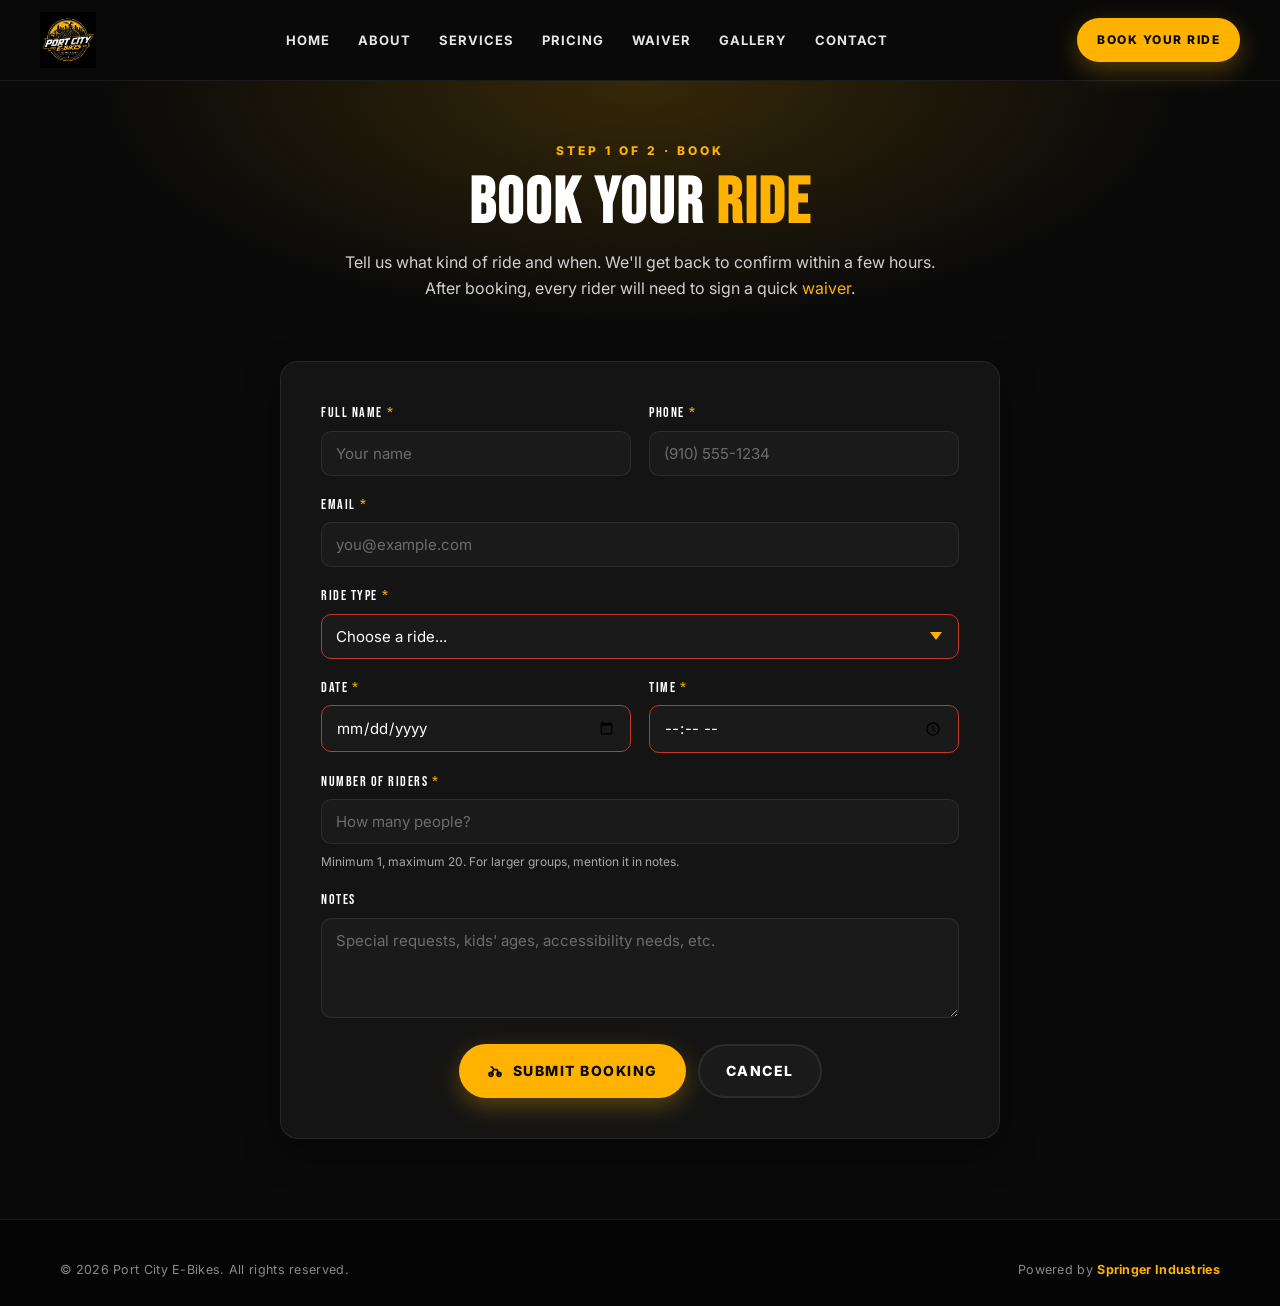
<file: booking/index.html>
<!DOCTYPE html>
<html lang="en">
<head>
<meta charset="UTF-8" />
<meta name="viewport" content="width=device-width, initial-scale=1.0" />
<meta name="description" content="Book your Port City E-Bikes ride in Wilmington, NC. Pick a date, time, and ride type — we'll be in touch." />
<meta name="theme-color" content="#0a0a0a" />
<title>Book Your Ride | Port City E-Bikes</title>
<link rel="preconnect" href="https://fonts.googleapis.com">
<link rel="preconnect" href="https://fonts.gstatic.com" crossorigin>
<link rel="stylesheet" href="/styles.css">
<link href="https://fonts.googleapis.com/css2?family=Bebas+Neue&family=Inter:wght@400;500;600;700;800;900&family=Caveat:wght@600;700&display=swap" rel="stylesheet">
</head>
<body>

<header class="nav">
  <div class="container nav-inner">
    <a href="/" class="logo" aria-label="Port City E-Bikes home">
      <picture>
        <source srcset="/logo.webp" type="image/webp">
        <img src="/logo.png" alt="Port City E-Bikes" width="800" height="800"/>
      </picture>
    </a>
    <nav class="nav-links" aria-label="Primary">
      <a href="/">Home</a>
      <a href="/#about">About</a>
      <a href="/#services">Services</a>
      <a href="/#pricing">Pricing</a>
      <a href="/waiver">Waiver</a>
      <a href="/#gallery">Gallery</a>
      <a href="/#contact">Contact</a>
    </nav>
    <a href="/booking" class="btn btn-primary btn-sm nav-cta active" aria-current="page">Book Your Ride</a>
    <button class="menu-btn" id="menuBtn" aria-label="Open menu" aria-expanded="false" aria-controls="mobileMenu">☰</button>
  </div>
  <div class="mobile-menu" id="mobileMenu">
    <a href="/">Home</a>
    <a href="/#about">About</a>
    <a href="/#services">Services</a>
    <a href="/#pricing">Pricing</a>
    <a href="/waiver">Waiver</a>
    <a href="/#gallery">Gallery</a>
    <a href="/#contact">Contact</a>
  </div>
</header>

<section class="page-hero">
  <div class="container">
    <div class="eyebrow">Step 1 of 2 · Book</div>
    <h1>Book Your <span class="y">Ride</span></h1>
    <p class="lead">
      Tell us what kind of ride and when. We'll get back to confirm within a few hours.
      <br/>After booking, every rider will need to sign a quick <a href="/waiver" style="color:var(--yellow);">waiver</a>.
    </p>
  </div>
</section>

<section class="form-section">
  <div class="container">
    <div class="form-card">
      <form id="bookingForm" novalidate>
        <div class="form-grid two-col">
          <div class="field">
            <label for="name">Full Name<span class="req">*</span></label>
            <input type="text" id="name" name="name" autocomplete="name" placeholder="Your name" required/>
          </div>
          <div class="field">
            <label for="phone">Phone<span class="req">*</span></label>
            <input type="tel" id="phone" name="phone" autocomplete="tel" placeholder="(910) 555-1234" required/>
          </div>
          <div class="field full">
            <label for="email">Email<span class="req">*</span></label>
            <input type="email" id="email" name="email" autocomplete="email" placeholder="you@example.com" required/>
          </div>
          <div class="field full">
            <label for="rideType">Ride Type<span class="req">*</span></label>
            <select id="rideType" name="rideType" required>
              <option value="" disabled selected>Choose a ride...</option>
              <option value="hourly">Hourly Rental — $20/hr</option>
              <option value="event">Event Package — $350 (5 bikes / 2 hrs)</option>
              <option value="couples">Couples Ride</option>
              <option value="kids">Kids Ride — Greenfield Lake</option>
              <option value="city">City Ride — Downtown Wilmington</option>
              <option value="custom">Custom / Something else</option>
            </select>
          </div>
          <div class="field">
            <label for="date">Date<span class="req">*</span></label>
            <input type="date" id="date" name="date" required/>
          </div>
          <div class="field">
            <label for="time">Time<span class="req">*</span></label>
            <input type="time" id="time" name="time" required/>
          </div>
          <div class="field full">
            <label for="riders">Number of Riders<span class="req">*</span></label>
            <input type="number" id="riders" name="riders" min="1" max="20" placeholder="How many people?" required/>
            <div class="hint">Minimum 1, maximum 20. For larger groups, mention it in notes.</div>
          </div>
          <div class="field full">
            <label for="notes">Notes</label>
            <textarea id="notes" name="notes" placeholder="Special requests, kids' ages, accessibility needs, etc."></textarea>
          </div>
        </div>

        <div class="form-error" id="formError" role="alert">Please fill in all required fields.</div>

        <div class="form-actions">
          <button type="submit" class="btn btn-primary">
            <svg width="16" height="16" viewBox="0 0 24 24" fill="none" stroke="currentColor" stroke-width="2.5" stroke-linecap="round" stroke-linejoin="round" aria-hidden="true">
              <circle cx="6" cy="17" r="3"/><circle cx="18" cy="17" r="3"/>
              <path d="M6 17l4-7h5l3 7M10 10l-2-4H6"/>
            </svg>
            Submit Booking
          </button>
          <a href="/" class="btn btn-ghost">Cancel</a>
        </div>
      </form>

      <div class="success" id="successPanel" hidden>
        <div class="check-icon">
          <svg width="42" height="42" viewBox="0 0 24 24" fill="none" stroke="currentColor" stroke-width="3" stroke-linecap="round" stroke-linejoin="round" aria-hidden="true">
            <path d="M5 13l4 4L19 7"/>
          </svg>
        </div>
        <h2>Booking <span class="y">Received!</span></h2>
        <p>Thanks — we got your request. We'll text or email you within a few hours to confirm.</p>
        <dl class="summary" id="bookingSummary"></dl>
        <div class="form-actions" style="margin-top:0;">
          <a href="/waiver" class="btn btn-primary">Sign Waiver Now →</a>
          <a href="/" class="btn btn-ghost">Back Home</a>
        </div>
      </div>
    </div>
  </div>
</section>

<footer class="footer">
  <div class="container">
    <div class="footer-bottom" style="border:none;padding:0;margin:0;">
      <div>© <span id="year"></span> Port City E-Bikes. All rights reserved.</div>
      <div>Powered by <span class="powered">Springer Industries</span></div>
    </div>
  </div>
</footer>

<script>
  // Mobile menu
  const menuBtn = document.getElementById('menuBtn');
  const mobileMenu = document.getElementById('mobileMenu');
  menuBtn.addEventListener('click', () => {
    const open = mobileMenu.classList.toggle('open');
    menuBtn.setAttribute('aria-expanded', open);
    menuBtn.textContent = open ? '✕' : '☰';
  });
  document.getElementById('year').textContent = new Date().getFullYear();

  // Pre-fill ride type from query string (e.g., /booking?ride=hourly)
  const params = new URLSearchParams(location.search);
  const preRide = params.get('ride');
  if (preRide) {
    const sel = document.getElementById('rideType');
    if ([...sel.options].some(o => o.value === preRide)) sel.value = preRide;
  }
  // Set min date = today
  const today = new Date().toISOString().split('T')[0];
  document.getElementById('date').setAttribute('min', today);

  // Form submission
  const form = document.getElementById('bookingForm');
  const errorBox = document.getElementById('formError');
  form.addEventListener('submit', (e) => {
    e.preventDefault();
    errorBox.classList.remove('show');

    if (!form.checkValidity()) {
      errorBox.textContent = 'Please fill in all required fields.';
      errorBox.classList.add('show');
      const firstInvalid = form.querySelector(':invalid');
      if (firstInvalid) firstInvalid.focus();
      return;
    }

    const data = Object.fromEntries(new FormData(form).entries());

    // TODO: replace this client-side success with a real submission
    // (e.g., POST to a Formspree endpoint, Netlify Forms, or your own /api endpoint).
    // For now we just show a success panel so the customer gets immediate feedback.
    console.log('Booking submitted (no backend yet):', data);

    // Build summary
    const labelMap = {
      hourly: 'Hourly Rental ($20/hr)',
      event: 'Event Package ($350)',
      couples: 'Couples Ride',
      kids: 'Kids Ride — Greenfield Lake',
      city: 'City Ride — Downtown',
      custom: 'Custom Ride'
    };
    const rows = [
      ['Name', data.name],
      ['Phone', data.phone],
      ['Email', data.email],
      ['Ride', labelMap[data.rideType] || data.rideType],
      ['Date', data.date],
      ['Time', data.time],
      ['Riders', data.riders],
    ];
    if (data.notes && data.notes.trim()) rows.push(['Notes', data.notes.trim()]);
    document.getElementById('bookingSummary').innerHTML =
      rows.map(([k,v]) => `<dt>${k}</dt><dd>${escapeHTML(v)}</dd>`).join('');

    form.hidden = true;
    document.getElementById('successPanel').hidden = false;
    window.scrollTo({ top: 0, behavior: 'smooth' });
  });

  function escapeHTML(s) {
    return String(s ?? '').replace(/[&<>"']/g, c => ({
      '&':'&amp;','<':'&lt;','>':'&gt;','"':'&quot;',"'":'&#39;'
    })[c]);
  }
</script>

</body>
</html>
</file>
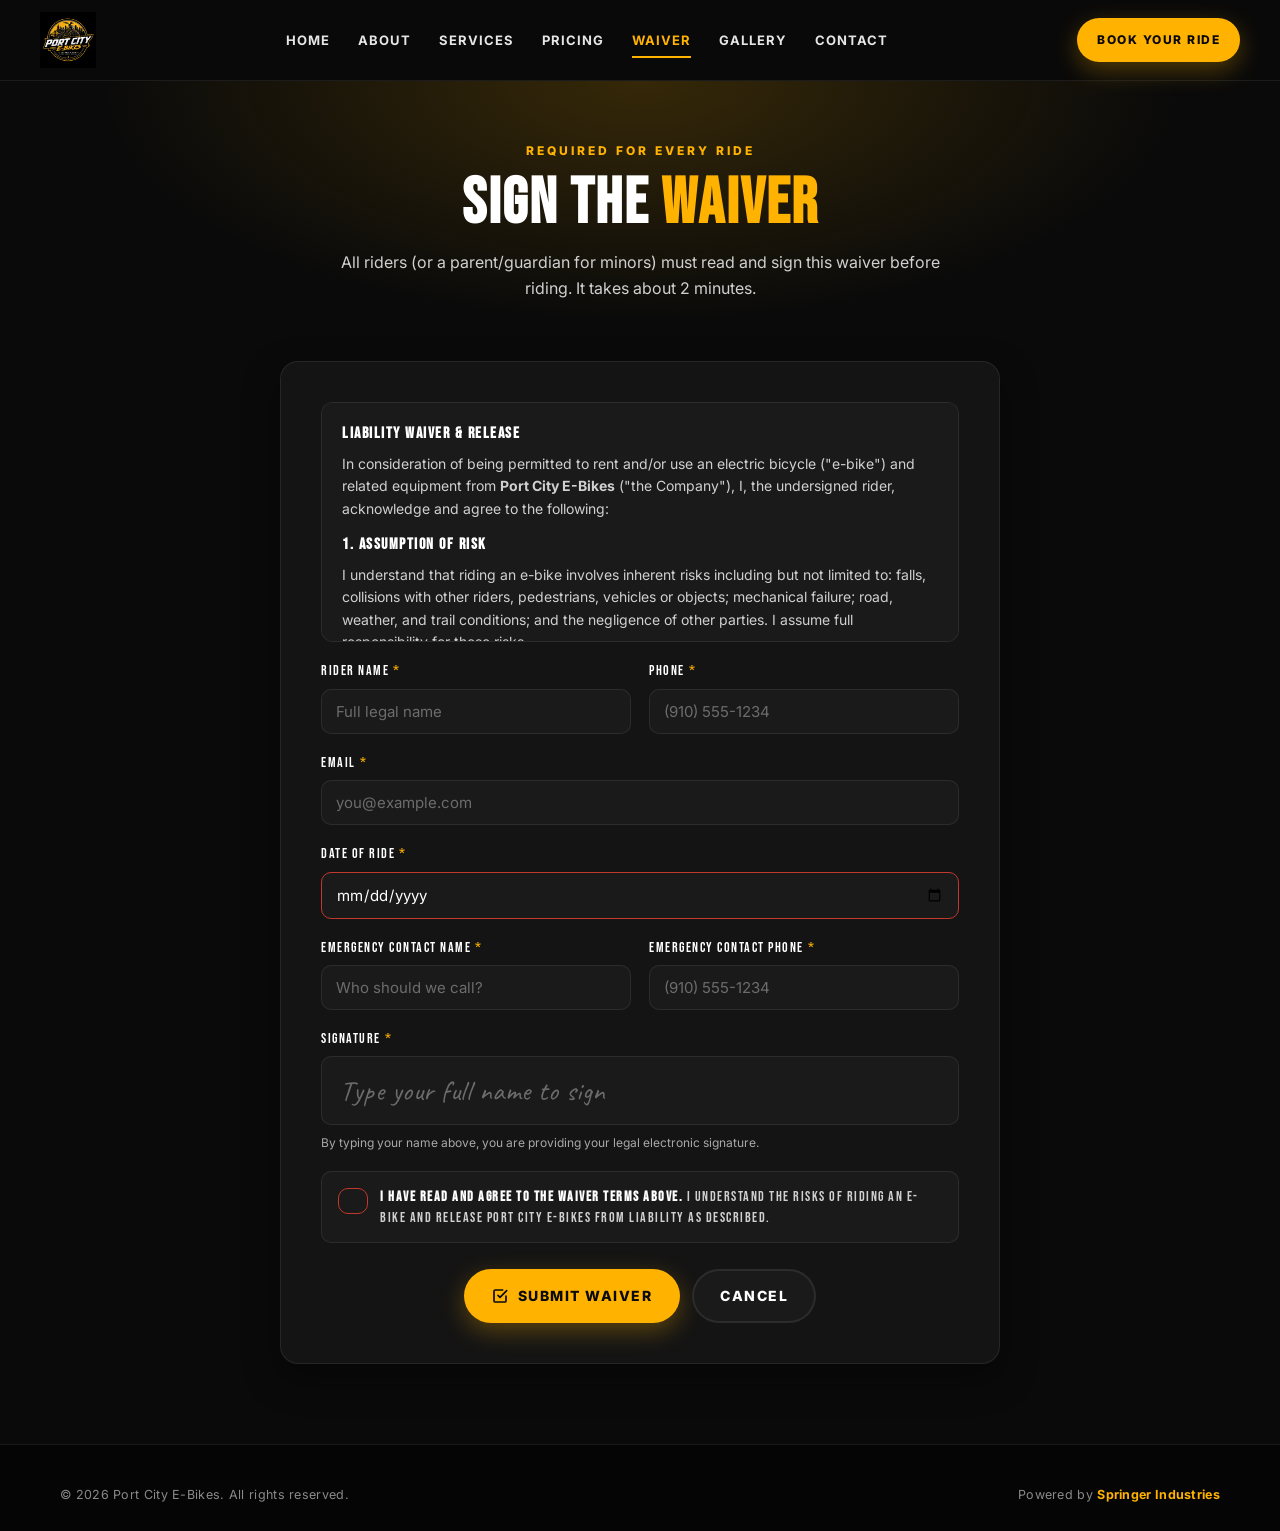
<file: waiver/index.html>
<!DOCTYPE html>
<html lang="en">
<head>
<meta charset="UTF-8" />
<meta name="viewport" content="width=device-width, initial-scale=1.0" />
<meta name="description" content="Sign the Port City E-Bikes liability waiver. Required for every rider before each ride." />
<meta name="theme-color" content="#0a0a0a" />
<title>Sign Waiver | Port City E-Bikes</title>
<link rel="preconnect" href="https://fonts.googleapis.com">
<link rel="preconnect" href="https://fonts.gstatic.com" crossorigin>
<link rel="stylesheet" href="/styles.css">
<link href="https://fonts.googleapis.com/css2?family=Bebas+Neue&family=Inter:wght@400;500;600;700;800;900&family=Caveat:wght@600;700&display=swap" rel="stylesheet">
</head>
<body>

<header class="nav">
  <div class="container nav-inner">
    <a href="/" class="logo" aria-label="Port City E-Bikes home">
      <picture>
        <source srcset="/logo.webp" type="image/webp">
        <img src="/logo.png" alt="Port City E-Bikes" width="800" height="800"/>
      </picture>
    </a>
    <nav class="nav-links" aria-label="Primary">
      <a href="/">Home</a>
      <a href="/#about">About</a>
      <a href="/#services">Services</a>
      <a href="/#pricing">Pricing</a>
      <a href="/waiver" class="active" aria-current="page">Waiver</a>
      <a href="/#gallery">Gallery</a>
      <a href="/#contact">Contact</a>
    </nav>
    <a href="/booking" class="btn btn-primary btn-sm nav-cta">Book Your Ride</a>
    <button class="menu-btn" id="menuBtn" aria-label="Open menu" aria-expanded="false" aria-controls="mobileMenu">☰</button>
  </div>
  <div class="mobile-menu" id="mobileMenu">
    <a href="/">Home</a>
    <a href="/#about">About</a>
    <a href="/#services">Services</a>
    <a href="/#pricing">Pricing</a>
    <a href="/waiver">Waiver</a>
    <a href="/#gallery">Gallery</a>
    <a href="/#contact">Contact</a>
    <a href="/booking" style="color: var(--yellow);">Book Your Ride →</a>
  </div>
</header>

<section class="page-hero">
  <div class="container">
    <div class="eyebrow">Required for every ride</div>
    <h1>Sign The <span class="y">Waiver</span></h1>
    <p class="lead">
      All riders (or a parent/guardian for minors) must read and sign this waiver before riding.
      It takes about 2 minutes.
    </p>
  </div>
</section>

<section class="form-section">
  <div class="container">
    <div class="form-card">
      <form id="waiverForm" novalidate>

        <div class="terms" tabindex="0" aria-label="Waiver terms">
          <h3>Liability Waiver &amp; Release</h3>
          <p>
            In consideration of being permitted to rent and/or use an electric bicycle ("e-bike")
            and related equipment from <strong>Port City E-Bikes</strong> ("the Company"), I,
            the undersigned rider, acknowledge and agree to the following:
          </p>

          <h3>1. Assumption of Risk</h3>
          <p>
            I understand that riding an e-bike involves inherent risks including but not limited to:
            falls, collisions with other riders, pedestrians, vehicles or objects; mechanical failure;
            road, weather, and trail conditions; and the negligence of other parties. I assume full
            responsibility for these risks.
          </p>

          <h3>2. Release of Liability</h3>
          <p>
            I, on behalf of myself, my heirs and assigns, hereby release, waive, and discharge
            Port City E-Bikes, its owners, employees, and agents from any and all liability,
            claims, demands, or causes of action arising out of or related to any loss, damage,
            or injury sustained while using rental equipment.
          </p>

          <h3>3. Rider Responsibilities</h3>
          <p>
            I agree to wear a helmet at all times, obey all North Carolina traffic laws, ride
            sober, return the e-bike on time and in the condition received, and not operate the
            bike while under the influence of alcohol or any impairing substance.
          </p>

          <h3>4. Age Requirement</h3>
          <p>
            I confirm I am at least 18 years of age, or that a parent/guardian is signing on
            behalf of a minor rider and accepts full responsibility on the minor's behalf.
          </p>

          <h3>5. Medical Authorization</h3>
          <p>
            I authorize the Company to seek emergency medical care for me in the event of an
            injury, and I accept financial responsibility for any such care.
          </p>

          <p style="margin-top:14px;font-style:italic;color:var(--gray);">
            <strong>Note:</strong> This is placeholder waiver text. Please replace with your final
            legal language reviewed by an attorney before going live.
          </p>
        </div>

        <div class="form-grid two-col">
          <div class="field">
            <label for="riderName">Rider Name<span class="req">*</span></label>
            <input type="text" id="riderName" name="riderName" autocomplete="name" placeholder="Full legal name" required/>
          </div>
          <div class="field">
            <label for="phone">Phone<span class="req">*</span></label>
            <input type="tel" id="phone" name="phone" autocomplete="tel" placeholder="(910) 555-1234" required/>
          </div>
          <div class="field full">
            <label for="email">Email<span class="req">*</span></label>
            <input type="email" id="email" name="email" autocomplete="email" placeholder="you@example.com" required/>
          </div>
          <div class="field full">
            <label for="rideDate">Date of Ride<span class="req">*</span></label>
            <input type="date" id="rideDate" name="rideDate" required/>
          </div>
          <div class="field">
            <label for="emergencyName">Emergency Contact Name<span class="req">*</span></label>
            <input type="text" id="emergencyName" name="emergencyName" placeholder="Who should we call?" required/>
          </div>
          <div class="field">
            <label for="emergencyPhone">Emergency Contact Phone<span class="req">*</span></label>
            <input type="tel" id="emergencyPhone" name="emergencyPhone" placeholder="(910) 555-1234" required/>
          </div>
          <div class="field full signature-field">
            <label for="signature">Signature<span class="req">*</span></label>
            <input type="text" id="signature" name="signature" placeholder="Type your full name to sign" required/>
            <div class="hint">By typing your name above, you are providing your legal electronic signature.</div>
          </div>
          <div class="field full">
            <label class="check">
              <input type="checkbox" id="agree" name="agree" required/>
              <span>
                <strong>I have read and agree to the waiver terms above.</strong>
                I understand the risks of riding an e-bike and release Port City E-Bikes from
                liability as described.
              </span>
            </label>
          </div>
        </div>

        <div class="form-error" id="formError" role="alert">Please complete all required fields and agree to the terms.</div>

        <div class="form-actions">
          <button type="submit" class="btn btn-primary">
            <svg width="16" height="16" viewBox="0 0 24 24" fill="none" stroke="currentColor" stroke-width="2.5" stroke-linecap="round" stroke-linejoin="round" aria-hidden="true">
              <path d="M9 11l3 3L22 4"/>
              <path d="M21 12v7a2 2 0 0 1-2 2H5a2 2 0 0 1-2-2V5a2 2 0 0 1 2-2h11"/>
            </svg>
            Submit Waiver
          </button>
          <a href="/" class="btn btn-ghost">Cancel</a>
        </div>
      </form>

      <div class="success" id="successPanel" hidden>
        <div class="check-icon">
          <svg width="42" height="42" viewBox="0 0 24 24" fill="none" stroke="currentColor" stroke-width="3" stroke-linecap="round" stroke-linejoin="round" aria-hidden="true">
            <path d="M5 13l4 4L19 7"/>
          </svg>
        </div>
        <h2>Waiver <span class="y">Signed!</span></h2>
        <p>Thanks — your waiver is on file. You're ready to ride. See you soon.</p>
        <dl class="summary" id="waiverSummary"></dl>
        <div class="form-actions" style="margin-top:0;">
          <a href="/booking" class="btn btn-primary">Book Your Ride →</a>
          <a href="/" class="btn btn-ghost">Back Home</a>
        </div>
      </div>
    </div>
  </div>
</section>

<footer class="footer">
  <div class="container">
    <div class="footer-bottom" style="border:none;padding:0;margin:0;">
      <div>© <span id="year"></span> Port City E-Bikes. All rights reserved.</div>
      <div>Powered by <span class="powered">Springer Industries</span></div>
    </div>
  </div>
</footer>

<script>
  // Mobile menu
  const menuBtn = document.getElementById('menuBtn');
  const mobileMenu = document.getElementById('mobileMenu');
  menuBtn.addEventListener('click', () => {
    const open = mobileMenu.classList.toggle('open');
    menuBtn.setAttribute('aria-expanded', open);
    menuBtn.textContent = open ? '✕' : '☰';
  });
  document.getElementById('year').textContent = new Date().getFullYear();

  // Set min date = today
  const today = new Date().toISOString().split('T')[0];
  document.getElementById('rideDate').setAttribute('min', today);

  // Form submission
  const form = document.getElementById('waiverForm');
  const errorBox = document.getElementById('formError');
  form.addEventListener('submit', (e) => {
    e.preventDefault();
    errorBox.classList.remove('show');

    if (!form.checkValidity()) {
      errorBox.textContent = 'Please complete all required fields and agree to the terms.';
      errorBox.classList.add('show');
      const firstInvalid = form.querySelector(':invalid');
      if (firstInvalid) firstInvalid.focus();
      return;
    }

    const data = Object.fromEntries(new FormData(form).entries());

    // Cross-check signature ~= rider name (warn if they don't match closely)
    const norm = s => (s || '').trim().toLowerCase().replace(/\s+/g,' ');
    if (norm(data.signature) !== norm(data.riderName)) {
      errorBox.textContent = 'Your signature must match the rider name exactly.';
      errorBox.classList.add('show');
      document.getElementById('signature').focus();
      return;
    }

    // TODO: replace this client-side success with a real submission
    // (POST to a Formspree endpoint, Netlify Forms, or your own /api endpoint).
    // Persist signed waivers somewhere durable so you have a record.
    console.log('Waiver signed (no backend yet):', data);

    const rows = [
      ['Rider', data.riderName],
      ['Signed', data.signature],
      ['Phone', data.phone],
      ['Email', data.email],
      ['Ride Date', data.rideDate],
      ['Emergency Contact', `${data.emergencyName} (${data.emergencyPhone})`],
      ['Signed On', new Date().toLocaleString()],
    ];
    document.getElementById('waiverSummary').innerHTML =
      rows.map(([k,v]) => `<dt>${k}</dt><dd>${escapeHTML(v)}</dd>`).join('');

    form.hidden = true;
    document.getElementById('successPanel').hidden = false;
    window.scrollTo({ top: 0, behavior: 'smooth' });
  });

  function escapeHTML(s) {
    return String(s ?? '').replace(/[&<>"']/g, c => ({
      '&':'&amp;','<':'&lt;','>':'&gt;','"':'&quot;',"'":'&#39;'
    })[c]);
  }
</script>

</body>
</html>
</file>
<file: styles.css>
:root {
    --black: #0a0a0a;
    --black-2: #141414;
    --black-3: #1a1a1a;
    --black-4: #222;
    --yellow: #ffb300;
    --yellow-2: #ffc107;
    --yellow-3: #ffd54f;
    --white: #ffffff;
    --gray: #a8a8a8;
    --gray-2: #d0d0d0;
    --line: rgba(255,255,255,0.08);
    --radius: 14px;
    --shadow: 0 12px 32px rgba(0,0,0,0.45);
    --container: 1200px;
  }

  *, *::before, *::after { box-sizing: border-box; margin: 0; padding: 0; }
  html { scroll-behavior: smooth; -webkit-text-size-adjust: 100%; }
  body {
    font-family: 'Inter', system-ui, -apple-system, Segoe UI, Roboto, sans-serif;
    background: var(--black);
    color: var(--white);
    line-height: 1.6;
    overflow-x: hidden;
  }
  img, svg { max-width: 100%; display: block; }
  a { color: inherit; text-decoration: none; }
  button { font-family: inherit; }

  .container {
    width: 100%;
    max-width: var(--container);
    margin: 0 auto;
    padding: 0 20px;
  }

  /* ===== LOGO ===== */
  .logo {
    display: inline-flex;
    align-items: center;
    line-height: 0;
  }
  .logo img {
    height: 56px;
    width: auto;
    display: block;
  }
  .logo.lg img { height: 96px; }
  .logo.xl img { height: 140px; }

  /* ===== NAV ===== */
  .nav {
    position: sticky;
    top: 0;
    z-index: 50;
    background: rgba(10,10,10,0.92);
    backdrop-filter: saturate(160%) blur(10px);
    -webkit-backdrop-filter: saturate(160%) blur(10px);
    border-bottom: 1px solid var(--line);
  }
  .nav-inner {
    display: flex;
    align-items: center;
    justify-content: space-between;
    min-height: 72px;
    padding: 12px 0;
    gap: 16px;
  }
  .nav-links {
    display: none;
    gap: 28px;
    font-weight: 700;
    font-size: 13px;
    letter-spacing: 1px;
    text-transform: uppercase;
  }
  .nav-links a {
    color: #e6e6e6;
    transition: color .2s;
    position: relative;
    padding: 6px 0;
  }
  .nav-links a:hover, .nav-links a.active { color: var(--yellow); }
  .nav-links a.active::after {
    content: "";
    position: absolute;
    left: 0; right: 0; bottom: -2px;
    height: 2px; background: var(--yellow);
  }
  .nav-cta { display: none; }
  .menu-btn {
    background: transparent; border: 1px solid var(--line);
    color: var(--white); padding: 8px 12px; border-radius: 10px;
    font-size: 22px; cursor: pointer;
  }
  .mobile-menu {
    display: none;
    background: var(--black-2);
    border-bottom: 1px solid var(--line);
  }
  .mobile-menu.open { display: block; }
  .mobile-menu a {
    display: block;
    padding: 14px 20px;
    border-top: 1px solid var(--line);
    font-weight: 700;
    color: #ddd;
    text-transform: uppercase;
    letter-spacing: 1px;
    font-size: 13px;
  }
  .mobile-menu a:first-child { border-top: none; }
  .mobile-menu a:hover { color: var(--yellow); }

  @media (min-width: 980px) {
    .nav-links { display: flex; }
    .nav-cta { display: inline-flex; }
    .menu-btn { display: none; }
  }

  /* ===== BUTTONS ===== */
  .btn {
    display: inline-flex;
    align-items: center;
    justify-content: center;
    gap: 10px;
    padding: 14px 26px;
    border-radius: 999px;
    font-weight: 800;
    font-size: 14px;
    letter-spacing: 1.5px;
    text-transform: uppercase;
    border: 2px solid transparent;
    cursor: pointer;
    transition: transform .15s ease, background .2s, color .2s, border-color .2s, box-shadow .2s;
    white-space: nowrap;
  }
  .btn:active { transform: translateY(1px); }
  .btn-primary {
    background: var(--yellow);
    color: var(--black);
    box-shadow: 0 8px 24px rgba(255,179,0,0.3);
  }
  .btn-primary:hover { background: var(--yellow-2); box-shadow: 0 10px 28px rgba(255,179,0,0.45); }
  .btn-outline {
    background: transparent;
    color: var(--white);
    border-color: var(--white);
  }
  .btn-outline:hover { background: var(--white); color: var(--black); }
  .btn-ghost {
    background: var(--black-3);
    color: var(--white);
    border-color: var(--line);
  }
  .btn-ghost:hover { border-color: var(--yellow); color: var(--yellow); }
  .btn-dark {
    background: var(--black);
    color: var(--yellow);
    border-color: var(--black);
  }
  .btn-dark:hover { background: var(--black-3); }
  .btn-sm { padding: 10px 18px; font-size: 12px; }
  .btn svg { flex-shrink: 0; }

  /* ===== BRUSH DIVIDER ===== */
  .brush {
    position: relative;
    height: 70px;
    margin: 0;
    overflow: hidden;
    pointer-events: none;
  }
  .brush svg {
    width: 100%; height: 100%;
    display: block;
  }

  /* ===== HERO ===== */
  .hero {
    position: relative;
    padding: 24px 0 50px;
    background: var(--black);
  }
  .hero-banner {
    position: relative;
    border-radius: 16px;
    overflow: hidden;
    box-shadow: 0 14px 36px rgba(0,0,0,0.5);
    border: 1px solid var(--line);
    background: #000;
  }
  .hero-banner picture, .hero-banner img {
    display: block;
    width: 100%;
    height: auto;
  }
  .hero-ctas {
    display: flex;
    flex-wrap: wrap;
    gap: 12px;
    justify-content: center;
    margin-top: 26px;
  }
  .visually-hidden {
    position: absolute !important;
    width: 1px; height: 1px;
    padding: 0; margin: -1px;
    overflow: hidden;
    clip: rect(0,0,0,0);
    white-space: nowrap;
    border: 0;
  }
  @media (min-width: 980px) {
    .hero { padding: 40px 0 70px; }
  }

  /* ===== SECTIONS ===== */
  section { padding: 70px 0; position: relative; }
  .section-head {
    text-align: center;
    max-width: 740px;
    margin: 0 auto 44px;
  }
  .section-title {
    font-family: 'Bebas Neue', sans-serif;
    font-size: clamp(36px, 6.5vw, 60px);
    letter-spacing: 2px;
    line-height: 1;
    display: inline-block;
    position: relative;
  }
  .section-title.with-stripes::before,
  .section-title.with-stripes::after {
    content: "";
    position: absolute;
    top: 50%;
    width: 60px; height: 4px;
    background: repeating-linear-gradient(90deg, var(--yellow) 0 12px, transparent 12px 18px);
    transform: translateY(-50%);
  }
  .section-title.with-stripes::before { right: calc(100% + 18px); }
  .section-title.with-stripes::after { left: calc(100% + 18px); }
  .section-sub { color: var(--gray); margin-top: 14px; font-size: 16px; }

  /* ===== FEATURE STRIP ===== */
  .features {
    background: linear-gradient(180deg, #0a0a0a, #0d0d0d);
    padding: 50px 0;
  }
  .features-grid {
    display: grid;
    grid-template-columns: 1fr 1fr;
    gap: 28px 20px;
  }
  .feature {
    display: flex;
    gap: 14px;
    align-items: flex-start;
  }
  .feature-icon {
    flex-shrink: 0;
    width: 52px; height: 52px;
    border-radius: 50%;
    background: var(--yellow);
    color: var(--black);
    display: grid;
    place-items: center;
    box-shadow: 0 6px 18px rgba(255,179,0,0.3);
  }
  .feature h3 {
    font-family: 'Bebas Neue', sans-serif;
    font-size: 18px;
    letter-spacing: 1.5px;
    margin-bottom: 4px;
    text-transform: uppercase;
  }
  .feature p { color: var(--gray); font-size: 13.5px; line-height: 1.5; }
  @media (min-width: 760px) {
    .features-grid { grid-template-columns: repeat(4, 1fr); gap: 24px; }
  }

  /* ===== PRICING ===== */
  #pricing { background: var(--black); }
  .pricing-grid {
    display: grid;
    grid-template-columns: 1fr;
    gap: 20px;
  }
  .price-card {
    position: relative;
    background: var(--black-2);
    border: 1px solid var(--line);
    border-radius: var(--radius);
    overflow: hidden;
    display: flex;
    flex-direction: column;
    transition: transform .25s ease, border-color .25s, box-shadow .25s;
  }
  .price-card:hover {
    transform: translateY(-5px);
    border-color: rgba(255,179,0,0.5);
    box-shadow: 0 18px 40px rgba(0,0,0,0.55);
  }
  .price-media {
    aspect-ratio: 16/10;
    background: linear-gradient(135deg, #1a1505, #0a0a0a);
    position: relative;
    overflow: hidden;
  }
  .price-media svg { width: 100%; height: 100%; display: block; }
  .price-body {
    padding: 22px 20px 24px;
    text-align: center;
    display: flex;
    flex-direction: column;
    gap: 10px;
    flex: 1;
  }
  .price-name {
    font-family: 'Bebas Neue', sans-serif;
    font-size: 24px;
    color: var(--yellow);
    letter-spacing: 2px;
    text-transform: uppercase;
  }
  .price-amount {
    font-family: 'Bebas Neue', sans-serif;
    font-size: 48px;
    line-height: 1;
    color: var(--white);
    margin: 2px 0 0;
  }
  .price-amount.small { font-size: 28px; }
  .price-unit {
    font-size: 11px;
    text-transform: uppercase;
    letter-spacing: 2px;
    color: var(--yellow);
    font-weight: 700;
  }
  .price-desc {
    color: var(--gray-2);
    font-size: 13.5px;
    line-height: 1.55;
    margin-top: 6px;
    flex: 1;
  }
  .price-cta {
    margin-top: 14px;
    align-self: center;
  }
  @media (min-width: 640px) {
    .pricing-grid { grid-template-columns: repeat(2, 1fr); }
  }
  @media (min-width: 980px) {
    .pricing-grid { grid-template-columns: repeat(5, 1fr); }
  }

  /* ===== ABOUT ===== */
  #about {
    background: linear-gradient(180deg, #0a0a0a, #0e0e0e);
  }
  .about-grid {
    display: grid;
    grid-template-columns: 1fr;
    gap: 32px;
    align-items: center;
  }
  .about-media {
    aspect-ratio: 5/4;
    border-radius: 18px;
    overflow: hidden;
    border: 1px solid var(--line);
    background: linear-gradient(135deg, #1a1505, #0a0a0a);
    box-shadow: var(--shadow);
  }
  .about-media svg { width: 100%; height: 100%; }
  .about-content h2 {
    font-family: 'Bebas Neue', sans-serif;
    font-size: clamp(32px, 5vw, 48px);
    letter-spacing: 1.5px;
    line-height: 1;
    margin-bottom: 16px;
    text-transform: uppercase;
  }
  .about-content h2 .y { color: var(--yellow); }
  .about-content p {
    color: var(--gray-2);
    margin-bottom: 18px;
    font-size: 15.5px;
  }
  .about-features {
    margin-top: 24px;
    display: grid;
    grid-template-columns: repeat(2, 1fr);
    gap: 16px;
  }
  .about-feature {
    display: flex;
    align-items: center;
    gap: 10px;
  }
  .about-feature .ic {
    width: 44px; height: 44px;
    border-radius: 50%;
    background: var(--yellow);
    color: var(--black);
    display: grid; place-items: center;
    flex-shrink: 0;
    box-shadow: 0 6px 14px rgba(255,179,0,0.25);
  }
  .about-feature .lbl {
    font-family: 'Bebas Neue', sans-serif;
    font-size: 14px;
    letter-spacing: 1.2px;
    text-transform: uppercase;
    line-height: 1.1;
  }
  @media (min-width: 900px) {
    .about-grid { grid-template-columns: 1fr 1.2fr; gap: 50px; }
    .about-features { grid-template-columns: repeat(4, 1fr); }
  }

  /* ===== HOW IT WORKS ===== */
  #how {
    background: var(--black);
  }
  .how-grid {
    display: grid;
    grid-template-columns: 1fr;
    gap: 36px;
    align-items: center;
  }
  .steps-row {
    display: flex;
    flex-direction: column;
    gap: 22px;
  }
  .step {
    display: flex;
    gap: 16px;
    align-items: flex-start;
  }
  .step-num {
    flex-shrink: 0;
    width: 44px; height: 44px;
    border-radius: 50%;
    background: var(--yellow);
    color: var(--black);
    font-family: 'Bebas Neue', sans-serif;
    font-size: 22px;
    display: grid; place-items: center;
    box-shadow: 0 6px 14px rgba(255,179,0,0.3);
  }
  .step-icon {
    flex-shrink: 0;
    width: 56px; height: 56px;
    border-radius: 14px;
    background: var(--black-2);
    border: 1px solid var(--line);
    color: var(--yellow);
    display: grid; place-items: center;
  }
  .step-body h3 {
    font-family: 'Bebas Neue', sans-serif;
    font-size: 22px;
    letter-spacing: 1.5px;
    text-transform: uppercase;
    margin-bottom: 4px;
  }
  .step-body p {
    color: var(--gray-2);
    font-size: 14px;
    line-height: 1.5;
  }
  .how-media {
    aspect-ratio: 4/3;
    border-radius: 18px;
    overflow: hidden;
    border: 1px solid var(--line);
    background: linear-gradient(135deg, #1a1505, #0a0a0a);
    box-shadow: var(--shadow);
  }
  .how-media svg { width: 100%; height: 100%; }
  @media (min-width: 900px) {
    .how-grid { grid-template-columns: 1.1fr 1fr; gap: 48px; }
  }

  /* ===== GALLERY ===== */
  .gallery {
    padding: 30px 0;
    background: var(--black);
  }
  .gallery-grid {
    display: grid;
    grid-template-columns: repeat(2, 1fr);
    gap: 10px;
  }
  .gallery-item {
    aspect-ratio: 1/1;
    border-radius: 12px;
    overflow: hidden;
    background: linear-gradient(135deg, #1a1505, #0a0a0a);
    border: 1px solid var(--line);
    transition: transform .25s, border-color .25s;
  }
  .gallery-item:hover {
    transform: scale(1.02);
    border-color: rgba(255,179,0,0.4);
  }
  .gallery-item svg { width: 100%; height: 100%; }
  @media (min-width: 700px) {
    .gallery-grid { grid-template-columns: repeat(4, 1fr); gap: 14px; }
  }

  /* ===== CTA BANNER ===== */
  .cta-banner {
    background: linear-gradient(135deg, var(--black-2), var(--black));
    border-top: 4px solid var(--yellow);
    border-bottom: 4px solid var(--yellow);
    padding: 50px 0;
  }
  .cta-inner {
    display: flex;
    flex-direction: column;
    gap: 18px;
    align-items: center;
    text-align: center;
  }
  .cta-inner h2 {
    font-family: 'Bebas Neue', sans-serif;
    font-size: clamp(32px, 6vw, 52px);
    letter-spacing: 2px;
    line-height: 1;
    text-transform: uppercase;
  }
  .cta-inner p {
    color: var(--gray-2);
    font-size: 15px;
  }
  @media (min-width: 760px) {
    .cta-inner {
      flex-direction: row;
      justify-content: space-between;
      text-align: left;
      gap: 30px;
    }
    .cta-inner .cta-text { max-width: 60%; }
  }

  /* ===== SAFETY / WAIVER (compact) ===== */
  #safety {
    background: linear-gradient(180deg, #0a0a0a, #0d0d0d);
  }
  .safety-grid {
    display: grid;
    grid-template-columns: 1fr;
    gap: 26px;
    align-items: center;
  }
  .safety-points {
    list-style: none;
    display: grid;
    gap: 12px;
  }
  .safety-points li {
    background: var(--black-2);
    border: 1px solid var(--line);
    border-left: 4px solid var(--yellow);
    border-radius: 10px;
    padding: 14px 16px;
    color: var(--gray-2);
    font-size: 14px;
  }
  .safety-points li strong { color: var(--white); }
  .waiver-card {
    background: linear-gradient(180deg, #1a1505 0%, #0f0f0f 100%);
    border: 1px solid rgba(255,179,0,0.4);
    border-radius: var(--radius);
    padding: 30px;
    text-align: center;
  }
  .waiver-card .big-icon {
    width: 72px; height: 72px;
    margin: 0 auto 14px;
    border-radius: 50%;
    background: var(--yellow);
    color: var(--black);
    display: grid; place-items: center;
  }
  .waiver-card h3 {
    font-family: 'Bebas Neue', sans-serif;
    font-size: 26px;
    letter-spacing: 1.5px;
    margin-bottom: 8px;
    text-transform: uppercase;
  }
  .waiver-card p { color: var(--gray-2); margin-bottom: 20px; font-size: 14.5px; }
  @media (min-width: 900px) {
    .safety-grid { grid-template-columns: 1.1fr 1fr; gap: 46px; }
  }

  /* ===== CONTACT ===== */
  #contact {
    background:
      radial-gradient(900px 400px at 50% 0%, rgba(255,179,0,0.18), transparent 60%),
      var(--black);
    text-align: center;
  }
  .contact-box {
    max-width: 760px;
    margin: 0 auto;
    background: var(--black-2);
    border: 1px solid var(--line);
    border-radius: 20px;
    padding: 40px 24px;
  }
  .contact-box h2 {
    font-family: 'Bebas Neue', sans-serif;
    font-size: clamp(34px, 6vw, 52px);
    letter-spacing: 2px;
    line-height: 1;
    text-transform: uppercase;
  }
  .contact-box h2 .y { color: var(--yellow); }
  .contact-box p { color: var(--gray-2); margin: 14px 0 26px; font-size: 16px; }
  .contact-actions {
    display: flex;
    flex-wrap: wrap;
    gap: 12px;
    justify-content: center;
  }

  /* ===== FOOTER ===== */
  footer {
    background: #050505;
    border-top: 1px solid var(--line);
    padding: 40px 0 26px;
  }
  .footer-grid {
    display: grid;
    grid-template-columns: 1fr;
    gap: 28px;
    align-items: start;
  }
  .footer-col h4 {
    font-family: 'Bebas Neue', sans-serif;
    font-size: 16px;
    letter-spacing: 2px;
    margin-bottom: 12px;
    color: var(--white);
    text-transform: uppercase;
  }
  .footer-col p, .footer-col a, .footer-col li {
    color: #b5b5b5;
    font-size: 13.5px;
    line-height: 1.6;
  }
  .footer-col a:hover { color: var(--yellow); }
  .footer-col ul { list-style: none; }
  .footer-col .with-icon {
    display: flex;
    gap: 10px;
    align-items: flex-start;
  }
  .footer-col .with-icon .ic {
    color: var(--yellow); flex-shrink: 0; margin-top: 2px;
  }
  .footer-col em.coming {
    color: #6c6c6c; font-style: italic; font-size: 13px;
  }
  .socials { display: flex; gap: 10px; margin-top: 12px; }
  .socials a {
    width: 40px; height: 40px;
    display: grid; place-items: center;
    background: var(--black-3);
    border: 1px solid var(--line);
    border-radius: 50%;
    transition: background .2s, color .2s, border-color .2s;
    color: #ddd;
  }
  .socials a:hover { background: var(--yellow); color: var(--black); border-color: var(--yellow); }
  .footer-tagline {
    font-family: 'Bebas Neue', sans-serif;
    font-size: 16px;
    letter-spacing: 1.5px;
    color: var(--yellow);
    text-transform: uppercase;
    line-height: 1.2;
    display: flex;
    align-items: center;
    gap: 10px;
  }
  .footer-tagline .ic {
    width: 36px; height: 36px;
    border-radius: 50%;
    background: var(--yellow);
    color: var(--black);
    display: grid; place-items: center;
    flex-shrink: 0;
  }
  .footer-bottom {
    margin-top: 28px;
    padding-top: 18px;
    border-top: 1px solid var(--line);
    display: flex;
    flex-wrap: wrap;
    gap: 10px;
    justify-content: space-between;
    align-items: center;
    color: #8a8a8a;
    font-size: 12.5px;
    letter-spacing: 0.3px;
  }
  .footer-bottom .powered {
    color: var(--yellow);
    font-weight: 700;
  }
  @media (min-width: 880px) {
    .footer-grid { grid-template-columns: 1.4fr 1fr 1fr 1.1fr; gap: 36px; }
  }

  /* ===== ANIMATION ===== */
  .reveal {
    opacity: 0;
    transform: translateY(18px);
    transition: opacity .7s ease, transform .7s ease;
  }
  .reveal.visible { opacity: 1; transform: none; }
  @media (prefers-reduced-motion: reduce) {
    * { transition: none !important; animation: none !important; }
    .reveal { opacity: 1; transform: none; }
  }

  /* Focus states */
  a:focus-visible, button:focus-visible {
    outline: 2px solid var(--yellow);
    outline-offset: 3px;
    border-radius: 8px;
  }

  /* ===== FORM PAGE LAYOUT ===== */
  .page-hero {
    background:
      radial-gradient(900px 400px at 50% 0%, rgba(255,179,0,0.18), transparent 60%),
      var(--black);
    padding: 60px 0 30px;
    text-align: center;
  }
  .page-hero .eyebrow {
    color: var(--yellow);
    font-weight: 800;
    font-size: 12px;
    letter-spacing: 3px;
    text-transform: uppercase;
    margin-bottom: 12px;
  }
  .page-hero h1 {
    font-family: 'Bebas Neue', sans-serif;
    font-size: clamp(40px, 7vw, 64px);
    line-height: 1;
    letter-spacing: 2px;
    text-transform: uppercase;
  }
  .page-hero h1 .y { color: var(--yellow); }
  .page-hero p.lead {
    color: var(--gray-2);
    margin-top: 14px;
    max-width: 600px;
    margin-left: auto; margin-right: auto;
    font-size: 16px;
  }

  .form-section {
    padding: 30px 0 80px;
  }
  .form-card {
    max-width: 720px;
    margin: 0 auto;
    background: var(--black-2);
    border: 1px solid var(--line);
    border-radius: 18px;
    padding: 30px 24px;
    box-shadow: 0 14px 36px rgba(0,0,0,0.4);
  }
  @media (min-width: 700px) {
    .form-card { padding: 40px 40px; }
  }

  .form-grid {
    display: grid;
    grid-template-columns: 1fr;
    gap: 18px;
  }
  @media (min-width: 600px) {
    .form-grid.two-col { grid-template-columns: 1fr 1fr; }
    .form-grid .full { grid-column: 1 / -1; }
  }

  .field { display: flex; flex-direction: column; gap: 6px; }
  .field label {
    font-family: 'Bebas Neue', sans-serif;
    font-size: 14px;
    letter-spacing: 1.5px;
    text-transform: uppercase;
    color: var(--white);
  }
  .field label .req { color: var(--yellow); margin-left: 4px; }
  .field input,
  .field select,
  .field textarea {
    width: 100%;
    background: var(--black-3);
    border: 1px solid var(--line);
    border-radius: 10px;
    padding: 12px 14px;
    color: var(--white);
    font-family: inherit;
    font-size: 15px;
    transition: border-color .15s, background .15s;
    -webkit-appearance: none;
    appearance: none;
  }
  .field input::placeholder,
  .field textarea::placeholder { color: #6c6c6c; }
  .field input:focus,
  .field select:focus,
  .field textarea:focus {
    outline: none;
    border-color: var(--yellow);
    background: #1f1f1f;
  }
  .field input:invalid:not(:placeholder-shown),
  .field select:invalid:not(:focus),
  .field textarea:invalid:not(:placeholder-shown) {
    border-color: #c0392b;
  }
  .field textarea { resize: vertical; min-height: 100px; }
  .field select {
    background-image: url("data:image/svg+xml;utf8,<svg xmlns='http://www.w3.org/2000/svg' width='12' height='8' viewBox='0 0 12 8'><path fill='%23ffb300' d='M6 8L0 0h12z'/></svg>");
    background-repeat: no-repeat;
    background-position: right 16px center;
    padding-right: 38px;
  }
  .field .hint {
    color: var(--gray);
    font-size: 12px;
    margin-top: 2px;
  }

  .check {
    display: flex;
    gap: 12px;
    align-items: flex-start;
    background: var(--black-3);
    border: 1px solid var(--line);
    border-radius: 10px;
    padding: 14px 16px;
    cursor: pointer;
    transition: border-color .15s;
  }
  .check:hover { border-color: rgba(255,179,0,0.4); }
  .check input[type="checkbox"] {
    flex-shrink: 0;
    width: 22px; height: 22px;
    margin-top: 2px;
    accent-color: var(--yellow);
    cursor: pointer;
  }
  .check span { font-size: 14px; color: var(--gray-2); line-height: 1.5; }
  .check span strong { color: var(--white); }

  .signature-field input {
    font-family: 'Caveat', cursive;
    font-size: 28px !important;
    padding: 16px 18px !important;
    letter-spacing: 0.5px;
    color: var(--yellow);
  }

  .form-actions {
    display: flex;
    gap: 12px;
    flex-wrap: wrap;
    margin-top: 26px;
    justify-content: center;
  }

  .form-error {
    background: rgba(192, 57, 43, 0.12);
    border: 1px solid rgba(192, 57, 43, 0.45);
    color: #ff8a7a;
    padding: 12px 16px;
    border-radius: 10px;
    font-size: 14px;
    margin-top: 16px;
    display: none;
  }
  .form-error.show { display: block; }

  /* ===== SUCCESS PANEL ===== */
  .success {
    text-align: center;
    padding: 30px 20px;
  }
  .success .check-icon {
    width: 84px; height: 84px;
    margin: 0 auto 18px;
    background: var(--yellow);
    color: var(--black);
    border-radius: 50%;
    display: grid; place-items: center;
    box-shadow: 0 10px 28px rgba(255,179,0,0.35);
    animation: pop 0.45s cubic-bezier(.34,1.56,.64,1);
  }
  .success h2 {
    font-family: 'Bebas Neue', sans-serif;
    font-size: clamp(32px, 5vw, 44px);
    letter-spacing: 2px;
    text-transform: uppercase;
    margin-bottom: 10px;
  }
  .success h2 .y { color: var(--yellow); }
  .success p { color: var(--gray-2); max-width: 480px; margin: 0 auto 22px; font-size: 16px; }
  .success .summary {
    background: var(--black-3);
    border: 1px solid var(--line);
    border-radius: 12px;
    padding: 18px;
    text-align: left;
    margin: 0 auto 22px;
    max-width: 480px;
    font-size: 14px;
  }
  .success .summary dt {
    font-family: 'Bebas Neue', sans-serif;
    font-size: 12px;
    letter-spacing: 1.5px;
    color: var(--yellow);
    text-transform: uppercase;
    margin-bottom: 2px;
  }
  .success .summary dd {
    color: var(--gray-2);
    margin: 0 0 12px 0;
    word-break: break-word;
  }
  .success .summary dd:last-child { margin-bottom: 0; }

  @keyframes pop {
    0%   { transform: scale(0); opacity: 0; }
    60%  { transform: scale(1.15); opacity: 1; }
    100% { transform: scale(1); }
  }

  /* ===== WAIVER TERMS ===== */
  .terms {
    background: var(--black-3);
    border: 1px solid var(--line);
    border-radius: 12px;
    padding: 18px 20px;
    max-height: 240px;
    overflow-y: auto;
    color: var(--gray-2);
    font-size: 14px;
    line-height: 1.6;
    margin-bottom: 18px;
  }
  .terms h3 {
    font-family: 'Bebas Neue', sans-serif;
    font-size: 16px;
    letter-spacing: 1.5px;
    color: var(--white);
    margin: 12px 0 6px;
    text-transform: uppercase;
  }
  .terms h3:first-child { margin-top: 0; }
  .terms p { margin-bottom: 8px; }
</file>
